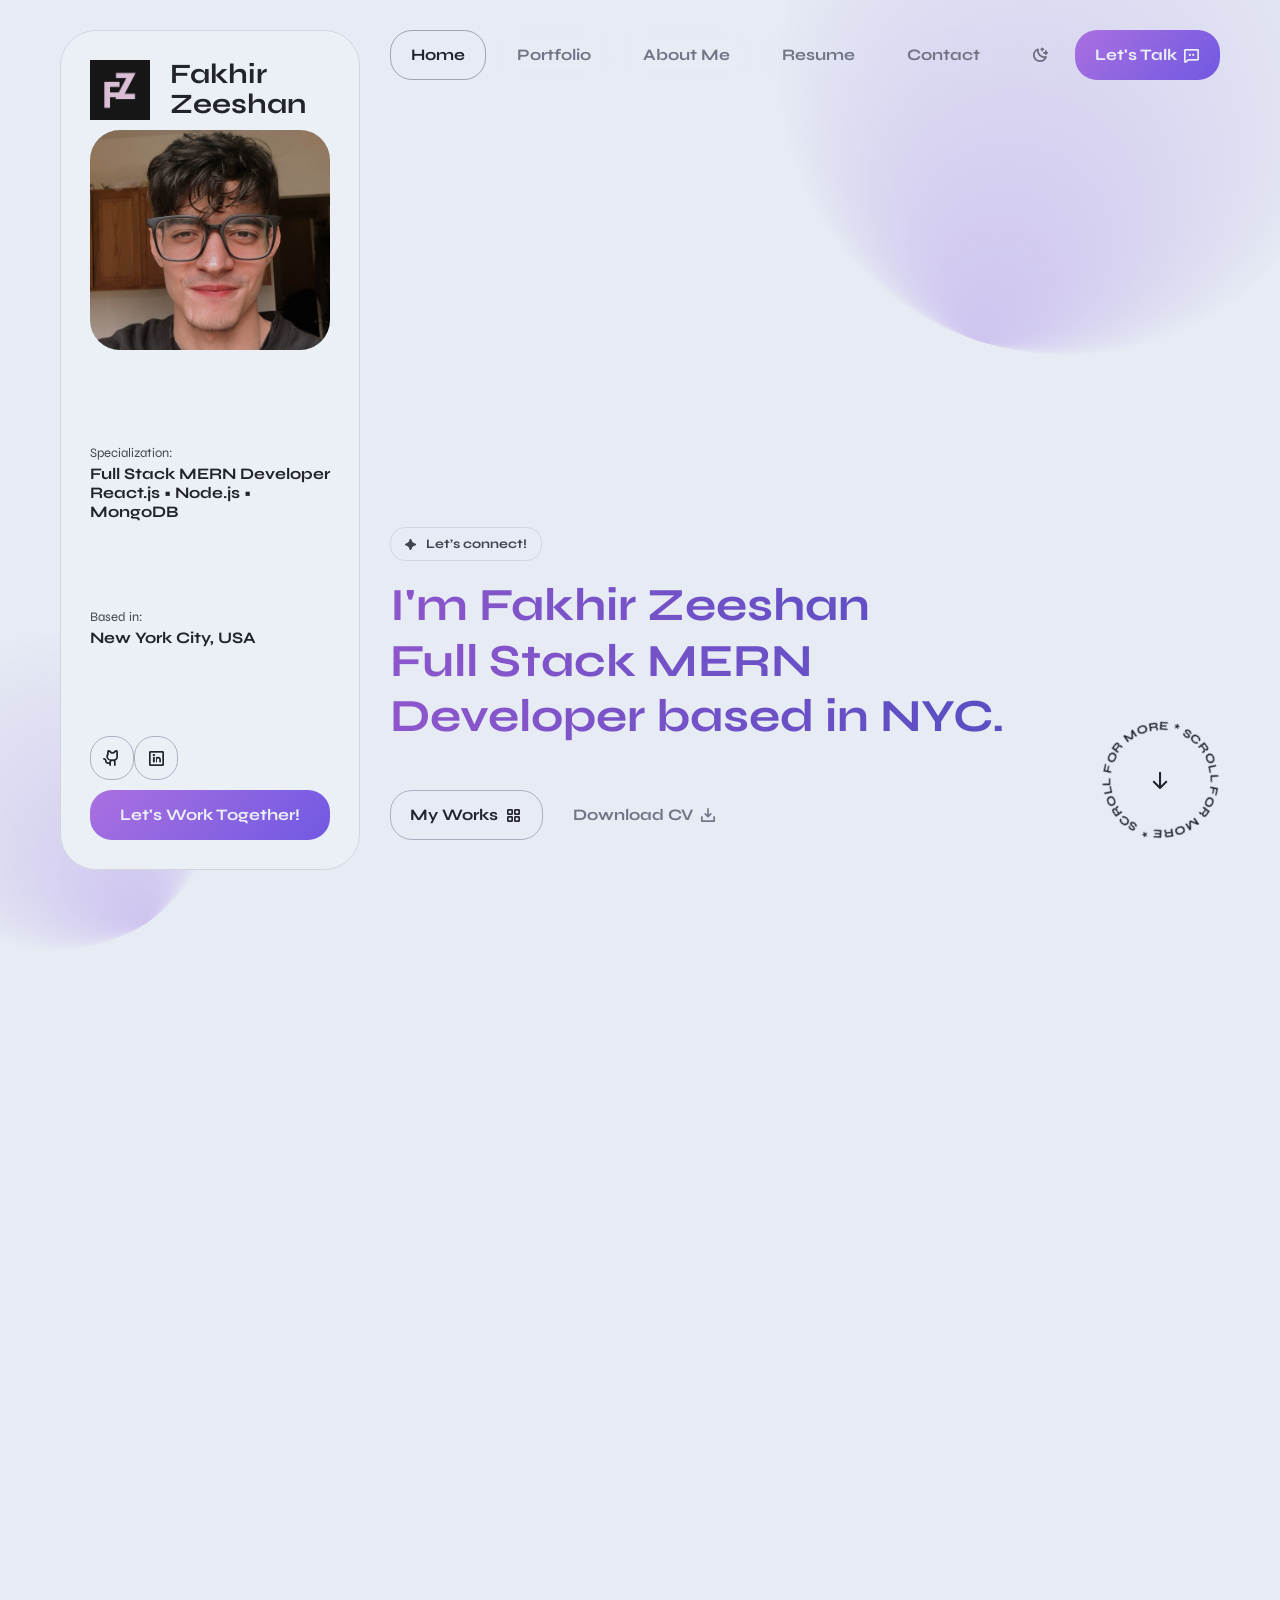
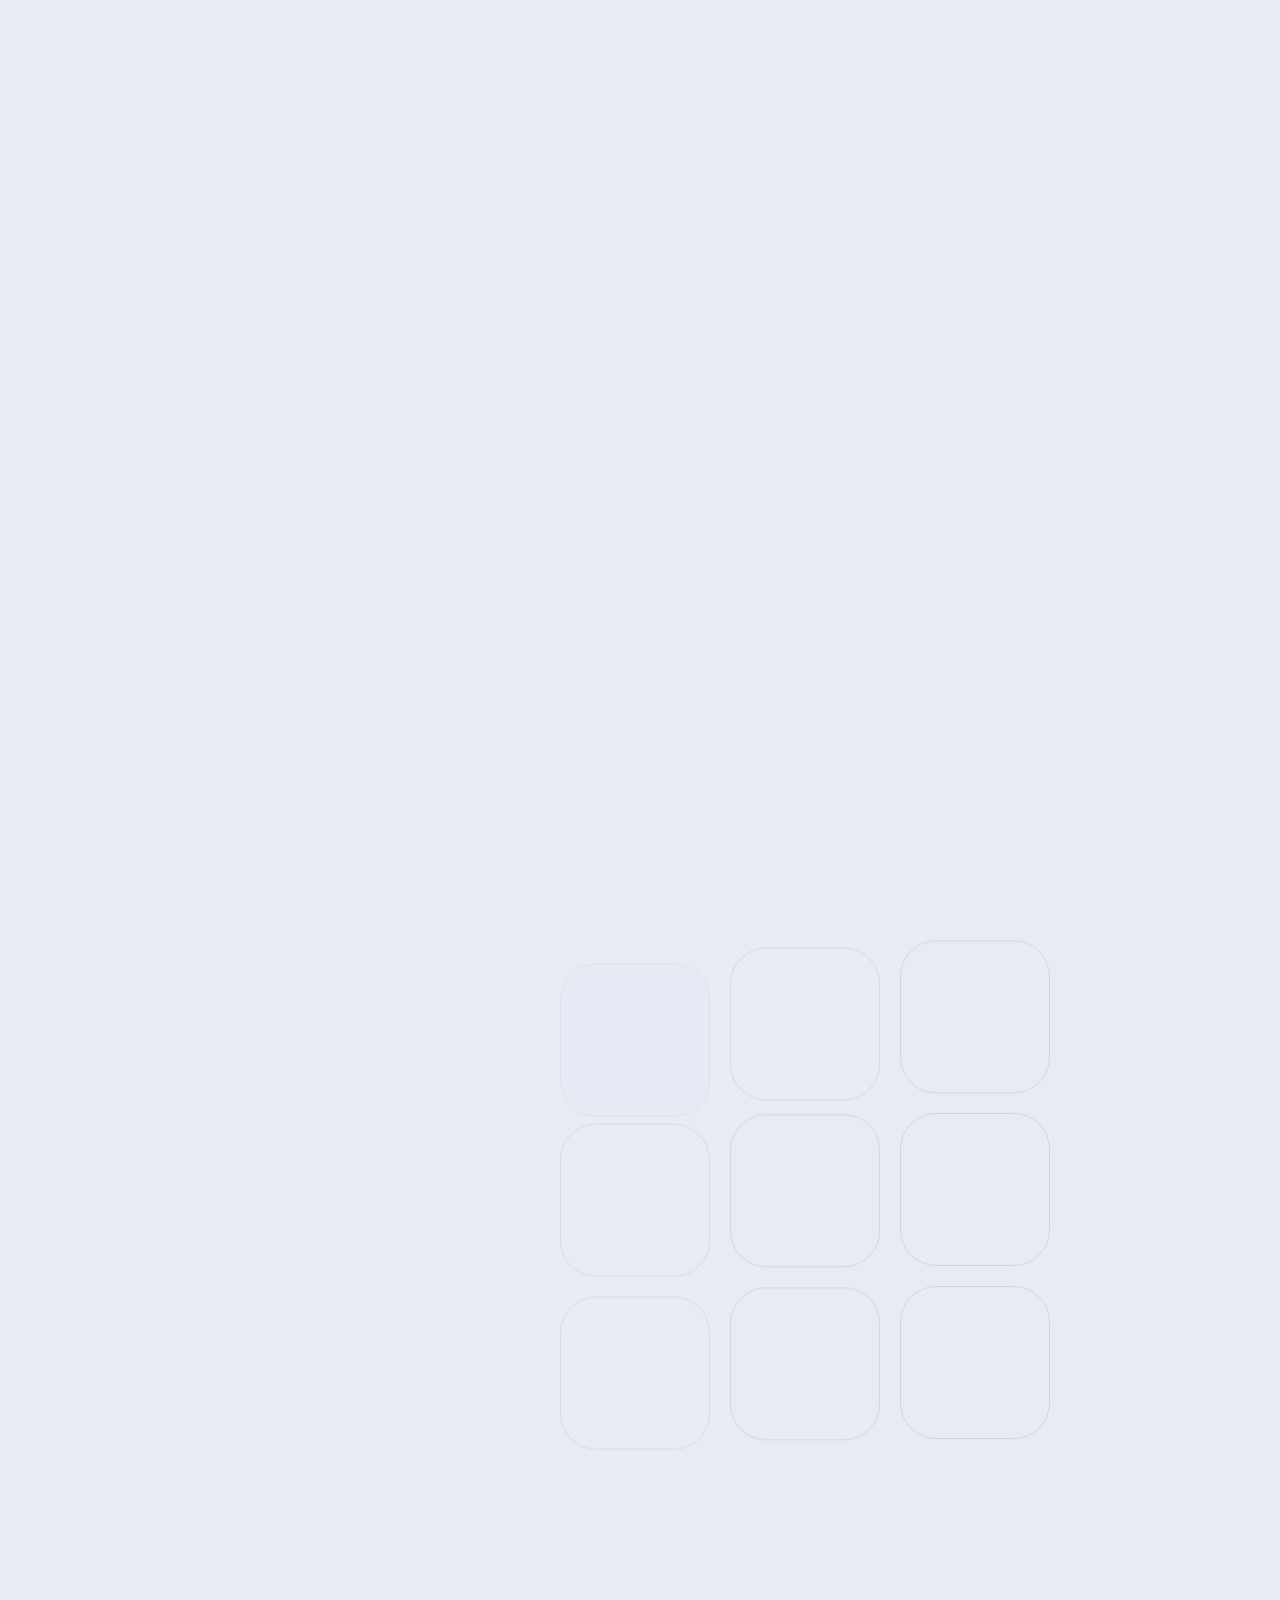
<file: index.html>
<!DOCTYPE html>
<html lang="en" dir="ltr">


<meta http-equiv="content-type" content="text/html;charset=utf-8" />

<head>
  <meta charset="UTF-8">

  <!-- Page Title -->
  <title>FAKHIR ZEESHAN</title>

  <!-- Meta Tags -->
  <meta name="description"
    content="fakhirzeeshan">
  <meta name="keywords"
    content="mix_design, resume, portfolio, personal page, cv, template, one page, responsive, html5, css3, creative, clean">
  <meta name="author" content="mix_design">

  <!-- Viewport Meta-->
  <meta http-equiv="X-UA-Compatible" content="IE=edge">
  <meta name="viewport" content="width=device-width, initial-scale=1, maximum-scale=1">

  <!-- Template Favicon & Icons Start -->
  <link rel="icon" href="img/logo2-removebg-preview.png" sizes="any">
  <link rel="icon" href="img/logo2-removebg-preview.png" type="image/svg+xml">
  <link rel="apple-touch-icon" href="img/logo2-removebg-preview.png">
  <link rel="manifest" href="img/favicon/manifest.webmanifest">
  <!-- Template Favicon & Icons End -->

  <!-- Facebook Metadata Start -->
  <meta property="og:image:height" content="1200">
  <meta property="og:image:width" content="1200">
  <meta property="og:title" content="fakhirzeeshan">
  <meta property="og:description"
    content="fakhirzeeshan">
  <meta property="og:url" content="https://mixdesign.dev/themeforest/braxton">
  <meta property="og:image" content="img/favicon/og-image.html">
  <!-- Facebook Metadata End -->

  <!-- Template Styles Start -->
  <link rel="stylesheet" href="css/loaders/loader.css">
  <link rel="stylesheet" type="text/css" href="css/plugins.css">
  <link rel="stylesheet" type="text/css" href="css/main.css">
  <!-- Template Styles End -->

  <!-- Custom Browser Color Start -->
  <meta name="theme-color" media="(prefers-color-scheme: light)" content="#dcdce7">
  <meta name="theme-color" media="(prefers-color-scheme: dark)" content="#111111">
  <meta name="msapplication-navbutton-color" content="#111111">
  <meta name="mobile-web-app-capable" content="yes">
  <meta name="apple-mobile-web-app-status-bar-style" content="black-translucent">
  <!-- Custom Browser Color End -->
</head>

<body>

  <!-- Loader Start -->
  <div id="loader" class="loader">
    <div id="loaderContent" class="loader__content">
      <div class="loader__shadow"></div>
      <div class="loader__box"></div>
    </div>
  </div>
  <!-- Loader End -->

  <!-- Header Start -->
  <header id="header" class="header d-flex justify-content-between">

    <!-- Navigation Menu Start -->
    <div class="header__navigation">
      <nav id="menu" class="menu">
        <ul class="menu__list d-flex justify-content-start">
          <li class="menu__item">
            <a class="menu__link btn" href="#home">
              <span class="menu__caption">Home</span>
              <i class="ph-bold ph-house-simple"></i>
            </a>
          </li>
          <li class="menu__item">
            <a class="menu__link btn" href="#portfolio">
              <span class="menu__caption">Portfolio</span>
              <i class="ph-bold ph-squares-four"></i>
            </a>
          </li>
          <li class="menu__item">
            <a class="menu__link btn" href="#about">
              <span class="menu__caption">About Me</span>
              <i class="ph-bold ph-user"></i>
            </a>
          </li>
          <li class="menu__item">
            <a class="menu__link btn" href="#resume">
              <span class="menu__caption">Resume</span>
              <i class="ph-bold ph-article"></i>
            </a>
          </li>
          <li class="menu__item">
            <a class="menu__link btn" href="#contact">
              <span class="menu__caption">Contact</span>
              <i class="ph-bold ph-envelope"></i>
            </a>
          </li>
        </ul>
      </nav>
    </div>
    <!-- Navigation Menu End -->

    <!-- Header Controls Start -->
    <div class="header__controls d-flex justify-content-end">
      <button id="color-switcher" class="color-switcher header__switcher btn" type="button" role="switch"
        aria-label="light/dark mode" aria-checked="true"></button>
      <a id="notify-trigger" class="header__trigger btn"
        href="mailto:fakhirzeeshan02@gmail.com?subject=Message%20from%20your%20site">
        <span class="trigger__caption">Let's Talk</span>
        <i class="ph-bold ph-chat-dots"></i>
      </a>
    </div>
    <!-- Header Controls End -->

  </header>
  <!-- Header End -->

  <!-- SVG Background Start -->
  <div id="svgBackground" class="svg-background">
    <!-- top svg item -->
    <div class="background__svg01" data-speed="0.8">
      <svg version="1.1" xmlns="http://www.w3.org/2000/svg" x="0px" y="0px" width="1000px" height="1000px"
        viewBox="0 0 1000 1000" style="enable-background:new 0 0 1000 1000;" xml:space="preserve">
        <style type="text/css">
          .bg01 {
            fill: url(#color-gradient);
          }
        </style>
        <radialGradient id="color-gradient" cx="418.5665" cy="225.9685" r="499.9326" fx="866.8251" fy="4.6162"
          gradientTransform="matrix(-0.6935 0.7207 -0.7207 -0.6935 953.1126 355.0528)" gradientUnits="userSpaceOnUse">
          <stop offset="0" style="stop-color:#CEC4EF" />
          <stop offset="1" style="stop-color:#CEC4EF;stop-opacity:0" />
        </radialGradient>
        <circle class="bg01" cx="500" cy="500" r="500" />
      </svg>
    </div>
    <!-- bottom svg item -->
    <div class="background__svg02" data-speed="0.4">
      <svg version="1.1" xmlns="http://www.w3.org/2000/svg" x="0px" y="0px" width="429.6px" height="429.6px"
        viewBox="0 0 429.6 429.6" style="enable-background:new 0 0 429.6 429.6;" xml:space="preserve">
        <style type="text/css">
          .bg02 {
            fill: url(#color-gradient-2);
          }
        </style>
        <g id="Layer_1-2">
          <radialGradient id="color-gradient-2" cx="2213.9312" cy="-11537.4219" r="214.85" fx="2393.6191"
            fy="-11419.6494" gradientTransform="matrix(1.902285e-02 0.9998 0.9998 -1.954636e-02 11706.5303 -2223.4016)"
            gradientUnits="userSpaceOnUse">
            <stop offset="0" style="stop-color:#CEC4EF" />
            <stop offset="1" style="stop-color:#CEC4EF;stop-opacity:0" />
          </radialGradient>
          <path class="bg02"
            d="M63,63C146.9-21,282.9-21,366.8,62.9s83.8,219.9-0.1,303.8s-219.9,83.9-303.8,0.1S-20.9,146.9,63,63z" />
        </g>
      </svg>
    </div>
  </div>
  <!-- SVG Background End -->

  <!-- Avatar Side Block Start -->
  <div id="avatar" class="avatar">
    <div class="avatar__container d-flex flex-column justify-content-lg-between">
      <!-- image and logo -->
      <div class="avatar__block">
        <div class="avatar__logo d-flex align-items-center">
          <div class="logo__image">
            <!-- Your Logo Here!!! -->
            <img src="img/logo2.png" alt="fakhirzeeshan">
            <!-- <svg xmlns="http://www.w3.org/2000/svg" x="0px" y="0px" width="85px" height="85px" viewBox="0 0 85 85"
              style="enable-background:new 0 0 85 85;" xml:space="preserve" class="gradient-fill">
              <style type="text/css">
                .gradient-fill {
                  fill: url(#gradientFill);
                }
              </style>
              <g>
                <linearGradient id="gradientFill" gradientUnits="userSpaceOnUse" x1="9.9604" y1="75.0338" x2="75.0387"
                  y2="9.9555">
                  <stop offset="0" style="stop-color:var(--accent)" />
                  <stop offset="1" style="stop-color:var(--secondary)" />
                </linearGradient>
                <path class="gradient-fill" d="M51,0H34C15.2,0,0,15.2,0,34v17c0,14.3,8.9,26.6,21.4,31.6c0,0,0,0,0,0l0,0C25.3,84.1,29.5,85,34,85h17
                    c6,0,11.7-1.6,16.6-4.3c0.1-0.1,0.2-0.1,0.3-0.2C78.1,74.6,85,63.6,85,51V34C85,15.2,69.8,0,51,0z M83,51c0,10.7-5.3,20.2-13.4,26
                    v-2.5v-3.9h3.9v-3.9h-3.9v-3.9h3.9v-3.9h-3.9H67v-3.9V51h-3.9v3.9v3.9h2.6v3.9v3.9v3.9h-3.9h-3.9v3.9h3.9h3.9v3.9v1
                    C61.3,81.7,56.3,83,51,83H34c-4.5,0-8.7-0.9-12.6-2.6v-2v-3.9h3.9h3.9v-3.9h-3.9h-3.9v-3.9v-3.9v-3.9H24v-3.9V51h-3.9v3.9v3.9h-2.6
                    h-3.9v3.9h3.9v3.9h-3.9v3.9h3.9v3.9v3.9C8.2,72.8,2,62.6,2,51V34C2,16.4,16.4,2,34,2h17c17.6,0,32,14.4,32,32V51z M50.1,54.9H54
                    v3.9v3.9h-3.9v-3.9V54.9z M33.1,54.9H37v3.9v3.9h-3.9v-3.9V54.9z M27.9,51H24v-3.9v-3.9v-3.9h3.9v3.9v3.9V51z M31.8,39.3h-3.9v-3.9
                    h3.9V39.3z M31.8,43.2v-3.9h3.9v3.9H31.8z M63.1,47.1V51h-3.9v-3.9v-3.9v-3.9h3.9v3.9V47.1z M35.7,47.1v-3.9h3.9h3.9h3.9h3.9v3.9
                    h-3.9h-3.9h-3.9H35.7z M59.2,39.3h-3.9v-3.9h3.9V39.3z M55.3,43.2h-3.9v-3.9h3.9V43.2z" />
              </g>
            </svg> -->
          </div>
          <div class="logo__caption">
            <p>Fakhir<br>Zeeshan</p>
          </div>
        </div>
        <div class="avatar__image">
          <img src="img/Linkedin pp.JPG" alt="fakhirzeeshan">
        </div>
      </div>
      <!-- data caption #1 -->
      <div class="avatar__block">
        <h6>
          <small class="top">Specialization:</small>
          Full Stack MERN Developer React.js • Node.js • MongoDB
        </h6>
      </div>
      <!-- data caption #2 -->
      <div class="avatar__block">
        <h6>
          <small class="top">Based in:</small>
          New York City, USA
        </h6>
      </div>
      <!-- socials and CTA button -->
      <div class="avatar__block">
        <div class="avatar__socials">
          <ul class="socials-square d-flex">
            <li class="socials-square__item">
              <a class="socials-square__link btn" href="https://github.com/fakhirzeeshan" target="_blank"><i
                  class="ph-bold ph-github-logo"></i></a>
            </li>
            <li class="socials-square__item">
              <a class="socials-square__link btn" href="https://www.linkedin.com/in/fakhirzeeshan" target="_blank"><i
                  class="ph-bold ph-linkedin-logo"></i></a>
            </li>
            
          </ul>
        </div>
        <div class="avatar__btnholder">
          <a class="btn btn-default btn-fullwidth btn-hover btn-hover-accent" href="#contact" target="_blank">
            <span class="btn-caption">Let's Work Together!</span>
          </a>
        </div>
      </div>
    </div>
  </div>
  <!-- Avatar Side Block End -->

  <!-- Page Content Start -->
  <div id="content" class="content">
    <div class="content__wrapper">

      <!-- Intro Section Start -->
      <section id="home" class="main intro">

        <!-- Headline Start -->
        <div id="headline" class="headline d-flex align-items-start flex-column">
          <p class="headline__subtitle animate-headline">
            <svg xmlns="http://www.w3.org/2000/svg" x="0px" y="0px" width="13px" height="13px" viewBox="0 0 13 13"
              fill="currentColor">
              <path fill="currentColor" d="M5.6,12.6c-0.5-0.8-0.7-2.4-1.7-3.5c-1-1-2.7-1.2-3.5-1.7C-0.1,7-0.1,6,0.4,5.6c0.8-0.5,2.3-0.6,3.5-1.8
                  C5,2.8,5.1,1.2,5.6,0.4C6-0.1,7-0.1,7.4,0.4c0.5,0.8,0.7,2.4,1.8,3.5c1.2,1.2,2.6,1.2,3.5,1.7c0.6,0.4,0.6,1.4,0,1.7
                  C11.8,7.9,10.2,8,9.1,9.1c-1,1-1.2,2.7-1.7,3.5C7,13.1,6,13.1,5.6,12.6z" />
            </svg>
            <span>Let’s connect!</span>
          </p>
          <h2 class="headline__title animate-headline"> I'm Fakhir Zeeshan<br>
            Full Stack MERN Developer based in NYC.</h2>
          <div class="headline__btnholder d-flex flex-column flex-sm-row">
            <a class="btn mobile-vertical btn-default btn-hover btn-hover-accent-mobile animate-headline"
              href="#portfolio">
              <span class="btn-caption">My Works</span>
              <i class="ph-bold ph-squares-four"></i>
            </a>
            <a class="btn mobile-vertical btn-default btn-hover btn-hover-outline-mobile animate-headline"
              href="./img/FakhirZeeshanResume.pdf">
              <span class="btn-caption">Download CV</span>
              <i class="ph-bold ph-download-simple"></i>
            </a>
          </div>
        </div>
        <!-- Headline End -->

        <!-- Scroll Button Start -->
        <div class="rotating-btn">
          <a href="#portfolio" class="rotating-btn__link slide-down">
            <!-- SVG rotating text -->
            <svg version="1.1" xmlns="http://www.w3.org/2000/svg" xmlns:xlink="http://www.w3.org/1999/xlink" x="0px"
              y="0px" viewBox="0 0 120 120" style="enable-background:new 0 0 120 120;" xml:space="preserve"
              class="animate-rotation" data-value="360">
              <defs>
                <path id="textPath"
                  d="M110,59.5c0,27.6-22.4,50-50,50s-50-22.4-50-50s22.4-50,50-50S110,31.9,110,59.5z" />
              </defs>
              <g>
                <use xlink:href="#textPath" fill="none"></use>
                <text>
                  <!-- button text here!!! -->
                  <textPath xlink:href="#textPath">Scroll for More * Scroll for More * </textPath>
                </text>
              </g>
            </svg>
            <!-- arrow icon -->
            <i class="ph-bold ph-arrow-down"></i>
          </a>
        </div>
        <!-- Scroll Button End -->

      </section>
      <!-- Intro Section End -->

      <!-- Portfolio Section Start -->
      <section id="portfolio" class="inner inner-first portfolio">

        <!-- Content Block - H2 Section Title Start -->
        <div class="content__block section-grid-title">
          <p class="h2__subtitle animate-in-up">
            <svg xmlns="http://www.w3.org/2000/svg" x="0px" y="0px" width="13px" height="13px" viewBox="0 0 13 13"
              fill="currentColor">
              <path fill="currentColor" d="M5.6,12.6c-0.5-0.8-0.7-2.4-1.7-3.5c-1-1-2.7-1.2-3.5-1.7C-0.1,7-0.1,6,0.4,5.6c0.8-0.5,2.3-0.6,3.5-1.8
                  C5,2.8,5.1,1.2,5.6,0.4C6-0.1,7-0.1,7.4,0.4c0.5,0.8,0.7,2.4,1.8,3.5c1.2,1.2,2.6,1.2,3.5,1.7c0.6,0.4,0.6,1.4,0,1.7
                  C11.8,7.9,10.2,8,9.1,9.1c-1,1-1.2,2.7-1.7,3.5C7,13.1,6,13.1,5.6,12.6z" />
            </svg>
            <span>Portfolio</span>
          </p>
          <h2 class="h2__title animate-in-up">Web Applications I've Designed & Developed</h2>

        </div>
        <!-- Content Block - H2 Section Title End -->

        <!-- Content Block - Works Gallery Start -->
        <div class="content__block grid-block">
          <div class="container-fluid px-0 inner__gallery">
            <div class="row gx-0 my-gallery" itemscope itemtype="http://schema.org/ImageGallery">

              <!-- Works Gallery Single Item Start -->
              <figure class="col-12 col-md-6 gallery__item grid-item animate-card-2">
                <a href="img/works/onlinefooddelivery.png" data-image="img/works/onlinefooddelivery.png"
                  class="gallery__link" itemprop="contentUrl" data-size="1400x1400">
                  <img src="img/works/onlinefooddelivery.png" class="gallery__image" itemprop="thumbnail"
                    alt="Online Food Delivery System">
                </a>
                <figcaption class="gallery__descr" itemprop="caption description">
                  <h5>Online Food Delivery System</h5>
                  <div class="card__tags d-flex flex-wrap">
                    <span class="rounded-tag">React.js</span>
                    <span class="rounded-tag">Node.js</span>
                    <span class="rounded-tag">MongoDB</span>
                    <span class="rounded-tag">Stripe</span>
                  </div>
                  <p class="small">A full-featured MERN-based restaurant platform with admin dashboard, order
                    management, and online payments via Stripe.</p>
                </figcaption>
              </figure>

              <!-- Works Gallery Single Item End -->

              <!-- Works Gallery Single Item Start -->
              <figure class="col-12 col-md-6 gallery__item grid-item animate-card-2">
                <a href="img/works/eventmanagementsystem.png" data-image="img/works/eventmanagementsystem.png"
                  class="gallery__link" itemprop="contentUrl" data-size="1400x1400">
                  <img src="img/works/eventmanagementsystem.png" class="gallery__image" itemprop="thumbnail"
                    alt="Event Management System">
                </a>
                <figcaption class="gallery__descr" itemprop="caption description">
                  <h5>Event Management System</h5>
                  <div class="card__tags d-flex flex-wrap">
                    <span class="rounded-tag">MERN Stack</span>
                    <span class="rounded-tag">React.js</span>
                    <span class="rounded-tag">Admin Panel</span>
                  </div>
                  <p class="small">A dynamic event platform with role-based panels for admins and exhibitors, featuring
                    booking, profiles, and real-time UI feedback.</p>
                </figcaption>
              </figure>

              <!-- Works Gallery Single Item End -->

              <!-- Works Gallery Single Item Start -->
              <!-- <figure class="col-12 col-md-6 gallery__item grid-item animate-card-2">
                <a href="img/works/1400x1400_w01.webp" data-image="img/works/1400x1400_w01.webp" class="gallery__link"
                  itemprop="contentUrl" data-size="1400x1400">
                  <img src="img/works/1400x1400_w01.webp" class="gallery__image" itemprop="thumbnail"
                    alt="Travel Guide Website">
                </a>
                <figcaption class="gallery__descr" itemprop="caption description">
                  <h5>Travel Guide Website</h5>
                  <div class="card__tags d-flex flex-wrap">
                    <span class="rounded-tag">React.js</span>
                    <span class="rounded-tag">Figma</span>
                    <span class="rounded-tag">Frontend</span>
                  </div>
                  <p class="small">A sleek, mobile-friendly travel guide built with React.js. Designed UI using Figma
                    with smooth scroll effects and visual storytelling.</p>
                </figcaption>
              </figure> -->

              <!-- Works Gallery Single Item End -->

              <!-- Works Gallery Single Item Start -->
              <figure class="col-12 col-md-6 gallery__item grid-item animate-card-2">
                <a href="img/works/usavisaadvisor.PNG" data-image="img/works/usavisaadvisor.PNG" class="gallery__link"
                  itemprop="contentUrl" data-size="1400x1400">
                  <img src="img/works/usavisaadvisor.PNG" class="gallery__image" itemprop="thumbnail"
                    alt="USA Visa Advisor Website">
                </a>
                <figcaption class="gallery__descr" itemprop="caption description">
                  <h5>USA Visa Advisor</h5>
                  <div class="card__tags d-flex flex-wrap">
                    <span class="rounded-tag">WordPress</span>
                    <span class="rounded-tag">Custom Forms</span>
                    <span class="rounded-tag">Responsive</span>
                  </div>
                  <p class="small">A professional WordPress site for a U.S. immigration consultancy. Includes service
                    pages, contact forms, and mobile-first design.</p>
                </figcaption>
              </figure>

              <!-- Works Gallery Single Item End -->

              <!-- Works Gallery Single Item Start -->
              <figure class="col-12 col-md-6 gallery__item grid-item animate-card-2">
                <a href="img/works/qcsglobal.PNG" data-image="img/works/qcsglobal.PNG" class="gallery__link"
                  itemprop="contentUrl" data-size="1400x1400">
                  <img src="img/works/qcsglobal.PNG" class="gallery__image" itemprop="thumbnail"
                    alt="QCS Global Lab Website">
                </a>
                <figcaption class="gallery__descr" itemprop="caption description">
                  <h5>QCS Global Lab Website</h5>
                  <div class="card__tags d-flex flex-wrap">
                    <span class="rounded-tag">WordPress</span>
                    <span class="rounded-tag">Corporate Site</span>
                    <span class="rounded-tag">Theme Customization</span>
                  </div>
                  <p class="small">Developed a clean, informative website for a global laboratory using WordPress,
                    including service listings, contact integration, and branding.</p>
                </figcaption>
              </figure>


              <!-- Works Gallery Single Item End -->

            </div>
          </div>
        </div>
        <!-- Content Block - Works Gallery End -->

      </section>
      <!-- Portfolio Section End -->

      <!-- About Section Start -->
      <section id="about" class="inner about">

        <!-- Section Title -->
        <div class="content__block section-grid-title">
          <p class="h2__subtitle animate-in-up">
            <svg xmlns="http://www.w3.org/2000/svg" width="13px" height="13px" viewBox="0 0 13 13" fill="currentColor">
              <path d="M5.6,12.6c-0.5-0.8-0.7-2.4-1.7-3.5c-1-1-2.7-1.2-3.5-1.7C-0.1,7-0.1,6,0.4,5.6c0.8-0.5,2.3-0.6,3.5-1.8
      C5,2.8,5.1,1.2,5.6,0.4C6-0.1,7-0.1,7.4,0.4c0.5,0.8,0.7,2.4,1.8,3.5c1.2,1.2,2.6,1.2,3.5,1.7c0.6,0.4,0.6,1.4,0,1.7
      C11.8,7.9,10.2,8,9.1,9.1c-1,1-1.2,2.7-1.7,3.5C7,13.1,6,13.1,5.6,12.6z" />
            </svg>
            <span>About Me</span>
          </p>
          <h2 class="h2__title animate-in-up">Building clean, scalable web apps with React and Node.js</h2>
        </div>

        <!-- Achievements -->
        <div class="content__block grid-block">
          <div class="achievements d-flex flex-column flex-md-row align-items-md-stretch">
            <div class="achievements__item d-flex flex-column grid-item animate-card-3">
              <div class="achievements__card">
                <p class="achievements__number">2+</p>
                <p class="achievements__descr">Years of development experience</p>
              </div>
            </div>
            <div class="achievements__item d-flex flex-column grid-item animate-card-3">
              <div class="achievements__card">
                <p class="achievements__number">50+</p>
                <p class="achievements__descr">Projects completed</p>
              </div>
            </div>
            <div class="achievements__item d-flex flex-column grid-item animate-card-3">
              <div class="achievements__card">
                <p class="achievements__number">100%</p>
                <p class="achievements__descr">Dedication to clean code</p>
              </div>
            </div>
          </div>
        </div>

        <!-- About Me Description -->
        <div class="content__block grid-block block-large">
          <div class="container-fluid p-0">
            <div class="row g-0 justify-content-between">

              <!-- Left: Bio -->
              <div class="col-12 col-xl-8 grid-item about-descr">
                <p class="about-descr__text animate-in-up">
                  I'm <strong>Fakhir Zeeshan</strong>, a Full Stack MERN Developer based in <strong>New York
                    City</strong>. I have 2+ years of experience working with modern web technologies like React,
                  Node.js, Express, and MongoDB.
                </p>
                <p class="about-descr__text animate-in-up">
                  I’ve built responsive web apps, e-commerce stores, and admin dashboards using technologies like
                  WordPress, Shopify, and the MERN stack. I’m passionate about writing clean, scalable code and turning
                  ideas into fully functional products.
                </p>
                <p class="about-descr__text animate-in-up">
                  I completed a 3-year diploma in Software Engineering and I’m authorized to work in the U.S. under an
                  immigrant visa. My goal is to contribute to fast-paced development teams and continue growing as a
                  problem solver.
                </p>
                <div class="btn-group about-descr__btnholder animate-in-up">
                  <a class="btn mobile-vertical btn-default btn-hover btn-hover-accent"
                    href="./img/FakhirZeeshanResume.pdf">
                    <span class="btn-caption">Download CV</span>
                    <i class="ph-bold ph-download-simple"></i>
                  </a>
                </div>
              </div>

              <!-- Right: Personal Info -->
              <div class="col-12 col-xl-4 grid-item about-info">
                <div class="about-info__item animate-in-up">
                  <h6><small class="top">Name</small> Fakhir Zeeshan</h6>
                </div>
                <div class="about-info__item animate-in-up">
                  <h6><small class="top">Phone</small> <a class="text-link-bold" href="tel:+13472616136">+1 (347)
                      261‑6136</a></h6>
                </div>
                <div class="about-info__item animate-in-up">
                  <h6><small class="top">Email</small> <a class="text-link-bold"
                      href="mailto:fakhirzeeshan02@gmail.com">fakhirzeeshan02@gmail.com</a></h6>
                </div>
                <div class="about-info__item animate-in-up">
                  <h6><small class="top">Location</small> Bronx, NY, USA</h6>
                </div>
              </div>
            </div>
          </div>
        </div>

        <!-- Content Block - Services Start -->
        <div class="content__block grid-block">
          <div class="container-fluid p-0">
            <div class="row g-0 align-items-stretch cards">

              <!-- Service 1: Full Stack MERN Development -->
              <div class="col-12 col-md-6 cards__item grid-item animate-card-2">
                <div class="cards__card d-flex flex-column">
                  <div class="cards__descr">
                    <h4 class="cards__title animate-in-up">Full Stack<br>MERN Development</h4>
                    <div class="cards__tags d-flex flex-wrap animate-in-up">
                      <span class="rounded-tag tag-outline">MongoDB</span>
                      <span class="rounded-tag tag-outline">Express</span>
                      <span class="rounded-tag tag-outline">React</span>
                      <span class="rounded-tag tag-outline">Node.js</span>
                    </div>
                    <p class="small cards__text animate-in-up">
                      I build scalable, secure, and high-performance web applications using the MERN stack — from
                      RESTful APIs to interactive user interfaces.
                    </p>
                  </div>
                  <div class="cards__image d-flex animate-in-up">
                    <img src="img/services/1200x900_s01.webp" alt="MERN Stack Development">
                  </div>
                </div>
              </div>

              <!-- Service 2: WordPress & Shopify -->
              <div class="col-12 col-md-6 cards__item grid-item animate-card-2">
                <div class="cards__card d-flex flex-column">
                  <div class="cards__descr">
                    <h4 class="cards__title animate-in-up">WordPress & Shopify<br>Development</h4>
                    <div class="cards__tags d-flex flex-wrap animate-in-up">
                      <span class="rounded-tag tag-outline">E-commerce</span>
                      <span class="rounded-tag tag-outline">Theme Customization</span>
                      <span class="rounded-tag tag-outline">Plugins</span>
                    </div>
                    <p class="small cards__text animate-in-up">
                      I design and customize fast-loading online stores and business sites using WordPress and Shopify —
                      optimized for conversions and mobile use.
                    </p>
                  </div>
                  <div class="cards__image d-flex animate-in-up">
                    <img src="img/services/1200x900_s02.webp" alt="WordPress and Shopify">
                  </div>
                </div>
              </div>

              <!-- Service 3: Responsive Frontend (React.js) -->
              <div class="col-12 col-md-6 cards__item grid-item animate-card-2">
                <div class="cards__card d-flex flex-column">
                  <div class="cards__descr">
                    <h4 class="cards__title animate-in-up">Responsive Frontend<br>Development</h4>
                    <div class="cards__tags d-flex flex-wrap animate-in-up">
                      <span class="rounded-tag tag-outline">React.js</span>
                      <span class="rounded-tag tag-outline">Bootstrap</span>
                      <span class="rounded-tag tag-outline">Mobile-First</span>
                    </div>
                    <p class="small cards__text animate-in-up">
                      I transform designs into responsive, interactive frontends using React.js, with clean code and
                      mobile-first principles.
                    </p>
                  </div>
                  <div class="cards__image d-flex">
                    <img src="img/services/1200x900_s03.webp" alt="Responsive Frontend Development">
                  </div>
                </div>
              </div>

              <!-- Service 4: Backend & API Integration -->
              <div class="col-12 col-md-6 cards__item grid-item animate-card-2">
                <div class="cards__card d-flex flex-column">
                  <div class="cards__descr">
                    <h4 class="cards__title animate-in-up">Custom API &<br>Backend Integration</h4>
                    <div class="cards__tags d-flex flex-wrap animate-in-up">
                      <span class="rounded-tag tag-outline">REST APIs</span>
                      <span class="rounded-tag tag-outline">Node.js</span>
                      <span class="rounded-tag tag-outline">MongoDB Atlas</span>
                    </div>
                    <p class="small cards__text animate-in-up">
                      I create backend functionality and integrate third-party APIs to ensure dynamic data flow between
                      client and server.
                    </p>
                  </div>
                  <div class="cards__image d-flex animate-in-up">
                    <img src="img/services/1200x900_s04.webp" alt="Backend API Integration">
                  </div>
                </div>
              </div>

            </div>
          </div>
        </div>

        <!-- Content Block - Services End -->

      </section>
      <!-- About Section End -->

      <!-- Resume Section Start -->
      <section id="resume" class="inner resume">

        <!-- Section Title -->
        <div class="content__block block-large">
          <p class="h2__subtitle animate-in-up">
            <svg xmlns="http://www.w3.org/2000/svg" width="13px" height="13px" viewBox="0 0 13 13" fill="currentColor">
              <path fill="currentColor" d="M5.6,12.6c-0.5-0.8-0.7-2.4-1.7-3.5c-1-1-2.7-1.2-3.5-1.7C-0.1,7-0.1,6,0.4,5.6c0.8-0.5,2.3-0.6,3.5-1.8
        C5,2.8,5.1,1.2,5.6,0.4C6-0.1,7-0.1,7.4,0.4c0.5,0.8,0.7,2.4,1.8,3.5c1.2,1.2,2.6,1.2,3.5,1.7c0.6,0.4,0.6,1.4,0,1.7
        C11.8,7.9,10.2,8,9.1,9.1c-1,1-1.2,2.7-1.7,3.5C7,13.1,6,13.1,5.6,12.6z" />
            </svg>
            <span>Resume</span>
          </p>
          <h2 class="h2__title animate-in-up">Education and Development Experience</h2>
          <p class="h2__text animate-in-up">
            I’m a self-driven MERN developer with real-world project experience, a strong foundation in JavaScript, and
            a passion for clean, scalable code. Here’s my journey so far.
          </p>
        </div>

        <!-- Education Section -->
        <div class="content__block block-large">
          <div class="section-h3">
            <h3 class="h3__title animate-in-up">My education</h3>
          </div>

          <div class="container-fluid p-0 resume-lines">
            <div class="row g-0 resume-lines__item animate-in-up">
              <div class="col-12 col-md-2">
                <span class="resume-lines__date animate-in-up">2022 – Present</span>
              </div>
              <div class="col-12 col-md-5">
                <h5 class="resume-lines__title animate-in-up">Diploma in Software Engineering (ACCP Prime)</h5>
                <p class="resume-lines__source animate-in-up">Aptech Learning</p>
              </div>
              <div class="col-12 col-md-5">
                <p class="small resume-lines__descr animate-in-up">
                  A 3-year diploma program focused on full stack development, database design, data structures, and
                  software engineering fundamentals.
                </p>
              </div>
            </div>

            <div class="row g-0 resume-lines__item animate-in-up">
              <div class="col-12 col-md-2">
                <span class="resume-lines__date animate-in-up">2019 – 2021</span>
              </div>
              <div class="col-12 col-md-5">
                <h5 class="resume-lines__title animate-in-up">Intermediate (Science)</h5>
                <p class="resume-lines__source animate-in-up">Private Study</p>
              </div>
              <div class="col-12 col-md-5">
                <p class="small resume-lines__descr animate-in-up">
                  Completed higher secondary education with emphasis on computer science and mathematics.
                </p>
              </div>
            </div>
          </div>
        </div>

        <!-- Experience Section -->
        <div class="content__block block-large">
          <div class="section-h3">
            <h3 class="h3__title animate-in-up">Work experience</h3>
          </div>

          <div class="container-fluid p-0 resume-lines">
            <div class="row g-0 resume-lines__item animate-in-up">
              <div class="col-12 col-md-2">
                <span class="resume-lines__date animate-in-up">2024 – Present</span>
              </div>
              <div class="col-12 col-md-5">
                <h5 class="resume-lines__title animate-in-up">MERN Stack Developer</h5>
                <p class="resume-lines__source animate-in-up">Prime Vertex Softwares (Remote)</p>
              </div>
              <div class="col-12 col-md-5">
                <p class="small resume-lines__descr animate-in-up">
                  Developed full-stack applications using React.js, Node.js, MongoDB, and Express. Built reusable
                  components, integrated REST APIs, and enhanced UI performance across projects.
                </p>
              </div>
            </div>

            <div class="row g-0 resume-lines__item animate-in-up">
              <div class="col-12 col-md-2">
                <span class="resume-lines__date animate-in-up">2022 – Present</span>
              </div>
              <div class="col-12 col-md-5">
                <h5 class="resume-lines__title animate-in-up">Freelance Full Stack Developer</h5>
                <p class="resume-lines__source animate-in-up">Self-employed</p>
              </div>
              <div class="col-12 col-md-5">
                <p class="small resume-lines__descr animate-in-up">
                  Completed 20+ freelance projects in e-commerce, admin dashboards, and content platforms using React,
                  WordPress, and Shopify. Focused on clean UI, responsive layouts, and SEO best practices.
                </p>
              </div>
            </div>
          </div>
        </div>


        <!-- Content Block - H3 Block Start -->
        <div class="content__block">
          <div class="section-h3 section-h3-grid">
            <h3 class="h3__title animate-in-up">My favourite tools</h3>
          </div>
        </div>
        <!-- Content Block - H3 Block End -->

        <!-- Content Block - Tools List Start -->
        <!-- Tools Grid Start -->
        <div class="content__block grid-block block-large">
          <div class="tools-cards d-flex justify-content-start flex-wrap">

            <!-- React -->
            <div class="tools-cards__item d-flex grid-item-s animate-card-5">
              <div class="tools-cards__card">
                <img class="tools-cards__icon animate-in-up" src="img/icons/react-js-icon.svg" alt="React">
                <h6 class="tools-cards__caption animate-in-up">React.js</h6>
              </div>
            </div>

            <!-- Node.js -->
            <div class="tools-cards__item d-flex grid-item-s animate-card-5">
              <div class="tools-cards__card">
                <img class="tools-cards__icon animate-in-up" src="img/icons/nodejs-icon.png" alt="Node.js">
                <h6 class="tools-cards__caption animate-in-up">Node.js</h6>
              </div>
            </div>

            <!-- MongoDB -->
            <div class="tools-cards__item d-flex grid-item-s animate-card-5">
              <div class="tools-cards__card">
                <img class="tools-cards__icon animate-in-up" src="img/icons/mongodb-plain-wordmark.svg" alt="MongoDB">
                <h6 class="tools-cards__caption animate-in-up">MongoDB</h6>
              </div>
            </div>

            <!-- Express.js -->
            <div class="tools-cards__item d-flex grid-item-s animate-card-5">
              <div class="tools-cards__card">
                <img class="tools-cards__icon animate-in-up" src="img/icons/expressjs-icon.png" alt="Express.js">
                <h6 class="tools-cards__caption animate-in-up">Express.js</h6>
              </div>
            </div>

            <!-- WordPress -->
            <div class="tools-cards__item d-flex grid-item-s animate-card-5">
              <div class="tools-cards__card">
                <img class="tools-cards__icon animate-in-up" src="img/icons/wordpress.png" alt="WordPress">
                <h6 class="tools-cards__caption animate-in-up">WordPress</h6>
              </div>
            </div>

            <!-- Shopify -->
            <div class="tools-cards__item d-flex grid-item-s animate-card-5">
              <div class="tools-cards__card">
                <img class="tools-cards__icon animate-in-up" src="img/icons/shopify-logo.svg" alt="Shopify">
                <h6 class="tools-cards__caption animate-in-up">Shopify</h6>
              </div>
            </div>

            <!-- VS Code -->
            <div class="tools-cards__item d-flex grid-item-s animate-card-5">
              <div class="tools-cards__card">
                <img class="tools-cards__icon animate-in-up" src="img/icons/vs-code.png" alt="VS Code">
                <h6 class="tools-cards__caption animate-in-up">VS Code</h6>
              </div>
            </div>

            <!-- GitHub -->
            <div class="tools-cards__item d-flex grid-item-s animate-card-5">
              <div class="tools-cards__card">
                <img class="tools-cards__icon animate-in-up" src="img/icons/github-icon.svg" alt="GitHub">
                <h6 class="tools-cards__caption animate-in-up">GitHub</h6>
              </div>
            </div>

            <!-- HTML -->
            <div class="tools-cards__item d-flex grid-item-s animate-card-5">
              <div class="tools-cards__card">
                <img class="tools-cards__icon animate-in-up" src="img/icons/icon-html.svg" alt="GitHub">
                <h6 class="tools-cards__caption animate-in-up">HTML5</h6>
              </div>
            </div>

            <!-- CSS -->
            <div class="tools-cards__item d-flex grid-item-s animate-card-5">
              <div class="tools-cards__card">
                <img class="tools-cards__icon animate-in-up" src="img/icons/icon-css.svg" alt="GitHub">
                <h6 class="tools-cards__caption animate-in-up">CSS3</h6>
              </div>
            </div>

            <!-- Stripe -->
            <div class="tools-cards__item d-flex grid-item-s animate-card-5">
              <div class="tools-cards__card">
                <img class="tools-cards__icon animate-in-up" src="img/icons/stripe-v2.svg" alt="GitHub">
                <h6 class="tools-cards__caption animate-in-up">Stripe</h6>
              </div>
            </div>

            <!-- Bootstrap -->
            <div class="tools-cards__item d-flex grid-item-s animate-card-5">
              <div class="tools-cards__card">
                <img class="tools-cards__icon animate-in-up" src="img/icons/Bootstrap_logo.svg.png" alt="GitHub">
                <h6 class="tools-cards__caption animate-in-up">Bootstrap</h6>
              </div>
            </div>

            <!-- Canva -->
            <div class="tools-cards__item d-flex grid-item-s animate-card-5">
              <div class="tools-cards__card">
                <img class="tools-cards__icon animate-in-up" src="img/icons/canva.webp" alt="GitHub">
                <h6 class="tools-cards__caption animate-in-up">Canva</h6>
              </div>
            </div>

            <!-- Figma -->
            <div class="tools-cards__item d-flex grid-item-s animate-card-5">
              <div class="tools-cards__card">
                <img class="tools-cards__icon animate-in-up" src="img/icons/icon-figma.svg" alt="GitHub">
                <h6 class="tools-cards__caption animate-in-up">Figma</h6>
              </div>
            </div>



          </div>
        </div>
        <!-- Content Block - Tools List End -->

      </section>
      <!-- Resume Section End -->

      <!-- Contact Section Start -->
      <section id="contact" class="inner contact">

        <!-- Content Block - H2 Section Title Start -->
        <div class="content__block section-title">
          <p class="h2__subtitle  animate-in-up">
            <svg xmlns="http://www.w3.org/2000/svg" x="0px" y="0px" width="13px" height="13px" viewBox="0 0 13 13"
              fill="currentColor">
              <path fill="currentColor" d="M5.6,12.6c-0.5-0.8-0.7-2.4-1.7-3.5c-1-1-2.7-1.2-3.5-1.7C-0.1,7-0.1,6,0.4,5.6c0.8-0.5,2.3-0.6,3.5-1.8
                  C5,2.8,5.1,1.2,5.6,0.4C6-0.1,7-0.1,7.4,0.4c0.5,0.8,0.7,2.4,1.8,3.5c1.2,1.2,2.6,1.2,3.5,1.7c0.6,0.4,0.6,1.4,0,1.7
                  C11.8,7.9,10.2,8,9.1,9.1c-1,1-1.2,2.7-1.7,3.5C7,13.1,6,13.1,5.6,12.6z" />
            </svg>
            <span>Contact</span>
          </p>
          <h2 class="h2__title  animate-in-up">Let's make something awesome together!</h2>
        </div>
        <!-- Content Block - H2 Section Title End -->

        <!-- Content Block - Contact Form Start -->
        <div class="content__block grid-block block-grid-large">
          <div class="form-container">

            <!-- Reply Messages Start -->
            <div class="form__reply centered text-center">
              <i class="ph-bold ph-smiley reply__icon"></i>
              <p class="reply__title">Done!</p>
              <span class="reply__text">Thanks for your message. I'll get back as soon as possible.</span>
            </div>
            <!-- Reply Messages End -->

            <!-- Contact Form Start -->
            <form action="https://formspree.io/f/mnnvdowd" method="POST" class="form contact-form">
              <!-- Formspree Settings -->
              <input type="hidden" name="_captcha" value="false">
              <input type="hidden" name="_next" value="https://your-website.com/thank-you.html">

              <div class="container-fluid p-0">
                <div class="row gx-0">

                  <!-- Full Name -->
                  <div class="col-12 col-md-6 form__item animate-in-up">
                    <input type="text" name="Full Name" placeholder="Your Full Name*" required>
                  </div>

                  <!-- Subject -->
                  <div class="col-12 col-md-6 form__item animate-in-up">
                    <input type="text" name="Subject" placeholder="How can I help you?" required>
                  </div>

                  <!-- Email Address -->
                  <div class="col-12 col-md-6 form__item animate-in-up">
                    <input type="email" name="Email" placeholder="Your Email Address*" required>
                  </div>

                  <!-- Phone Number -->
                  <div class="col-12 col-md-6 form__item animate-in-up">
                    <input type="tel" name="Phone" placeholder="Your Phone Number (Optional)">
                  </div>

                  <!-- Message -->
                  <div class="col-12 form__item animate-in-up">
                    <textarea name="Message" rows="6" placeholder="Tell me about your project, idea, or message*"
                      required></textarea>
                  </div>

                  <!-- Submit Button -->
                  <div class="col-12 form__item animate-in-up">
                    <button class="btn btn-default btn-hover btn-hover-accent" type="submit">
                      <span class="btn-caption">Send Message</span>
                      <i class="ph-bold ph-paper-plane-tilt"></i>
                    </button>
                  </div>

                </div>
              </div>
            </form>


            <!-- Contact Form End -->

          </div>
        </div>
        <!-- Content Block - Contact Form End -->

        <!-- Content Block - Socials Cards Start -->
        <div class="content__block grid-block">
          <div class="socials-cards d-flex justify-content-start flex-wrap">
            <!-- socials item -->
            <div class="socials-cards__item d-flex grid-item-s animate-card-5">
              <div class="socials-cards__card">
                <i class="ph-bold ph-github-logo"></i>
                <a class="socials-cards__link" href="https://github.com/fakhirzeeshan" target="_blank"></a>
              </div>
            </div>
            <!-- socials item -->
            <div class="socials-cards__item d-flex grid-item-s animate-card-5">
              <div class="socials-cards__card">
                <i class="ph-bold ph-linkedin-logo"></i>
                <a class="socials-cards__link" href="https://www.linkedin.com/in/fakhirzeeshan" target="_blank"></a>
              </div>
            </div>
          </div>
        </div>
        <!-- Content Block - Socials Cards End -->
        <!-- Content Block - Teaser Start -->
        <div class="content__block">
          <div class="teaser">
            <p class="teaser__text animate-in-up">
              Want to know more about me, collaborate on a project, or just say hello?
              <a class="text-link-bold" href="mailto:fakhirzeeshan02@gmail.com?subject=Let’s Work Together">Drop me a
                line</a>
              — I’ll get back to you as soon as possible.
            </p>
          </div>
        </div>
        <!-- Content Block - Teaser End -->

        <!-- Content Block - Contact Data Start -->
        <div class="content__block">
          <div class="container-fluid p-0 contact-lines animate-in-up">
            <div class="row g-0 contact-lines__item">

              <!-- Location -->
              <div class="col-12 col-md-4 contact-lines__data">
                <p class="contact-lines__title animate-in-up">Location</p>
                <p class="contact-lines__text animate-in-up">
                  <a class="text-link-bold" href="https://maps.app.goo.gl/cbzBhxsfYjZfM9cR9" target="_blank">
                    Bronx, New York, USA
                  </a>
                </p>
              </div>

              <!-- Phone -->
              <div class="col-12 col-md-4 contact-lines__data">
                <p class="contact-lines__title animate-in-up">Phone</p>
                <p class="contact-lines__text animate-in-up">
                  <a class="text-link-bold" href="tel:+13472616136">+1 (347) 261-6136</a>
                </p>
              </div>

              <!-- Email -->
              <div class="col-12 col-md-4 contact-lines__data">
                <p class="contact-lines__title animate-in-up">Email</p>
                <p class="contact-lines__text animate-in-up">
                  <a class="text-link-bold" href="mailto:fakhirzeeshan02@gmail.com">fakhirzeeshan02@gmail.com</a>
                </p>
              </div>

            </div>
          </div>
        </div>
        <!-- Content Block - Contact Data End -->


      </section>
      <!-- Contact Section End -->

    </div>
  </div>
  <!-- Page Content End -->

  <!-- Root element of PhotoSwipe. Must have class pswp. -->
  <div class="pswp" tabindex="-1" role="dialog" aria-hidden="true">

    <!-- Background of PhotoSwipe.
      It's a separate element, as animating opacity is faster than rgba(). -->
    <div class="pswp__bg"></div>

    <!-- Slides wrapper with overflow:hidden. -->
    <div class="pswp__scroll-wrap">

      <!-- Container that holds slides. PhotoSwipe keeps only 3 slides in DOM to save memory. -->
      <!-- don't modify these 3 pswp__item elements, data is added later on. -->
      <div class="pswp__container">
        <div class="pswp__item"></div>
        <div class="pswp__item"></div>
        <div class="pswp__item"></div>
      </div>

      <!-- Default (PhotoSwipeUI_Default) interface on top of sliding area. Can be changed. -->
      <div class="pswp__ui pswp__ui--hidden">

        <div class="pswp__top-bar">

          <!--  Controls are self-explanatory. Order can be changed. -->

          <div class="pswp__counter"></div>

          <button class="pswp__button pswp__button--close link-s" title="Close (Esc)"></button>

          <button class="pswp__button pswp__button--share link-s" title="Share"></button>

          <button class="pswp__button pswp__button--fs link-s" title="Toggle fullscreen"></button>

          <button class="pswp__button pswp__button--zoom link-s" title="Zoom in/out"></button>

          <!-- Preloader demo http://codepen.io/dimsemenov/pen/yyBWoR -->
          <!-- element will get class pswp__preloader-active when preloader is running -->
          <div class="pswp__preloader">
            <div class="pswp__preloader__icn">
              <div class="pswp__preloader__cut">
                <div class="pswp__preloader__donut"></div>
              </div>
            </div>
          </div>
        </div>

        <div class="pswp__share-modal pswp__share-modal--hidden pswp__single-tap">
          <div class="pswp__share-tooltip"></div>
        </div>

        <button class="pswp__button pswp__button--arrow--left link-s" title="Previous (arrow left)"></button>

        <button class="pswp__button pswp__button--arrow--right link-s" title="Next (arrow right)"></button>

        <div class="pswp__caption">
          <div class="pswp__caption__center"></div>
        </div>

      </div>

    </div>

  </div>

  <!-- Load Scripts Start -->
  <script src="js/libs.min.js"></script>
  <script>
    const content = document.querySelector('body');
    const imgLoad = imagesLoaded(content);
    imgLoad.on('done', instance => {
      setTimeout(() => {
        document.getElementById("svgBackground").classList.add("loaded");
      }, "1000");
    });
  </script>
  <script src="js/app.js"></script>
  <script src="js/gallery-init.js"></script>
  <!-- Load Scripts End -->

</body>



</html>
</file>
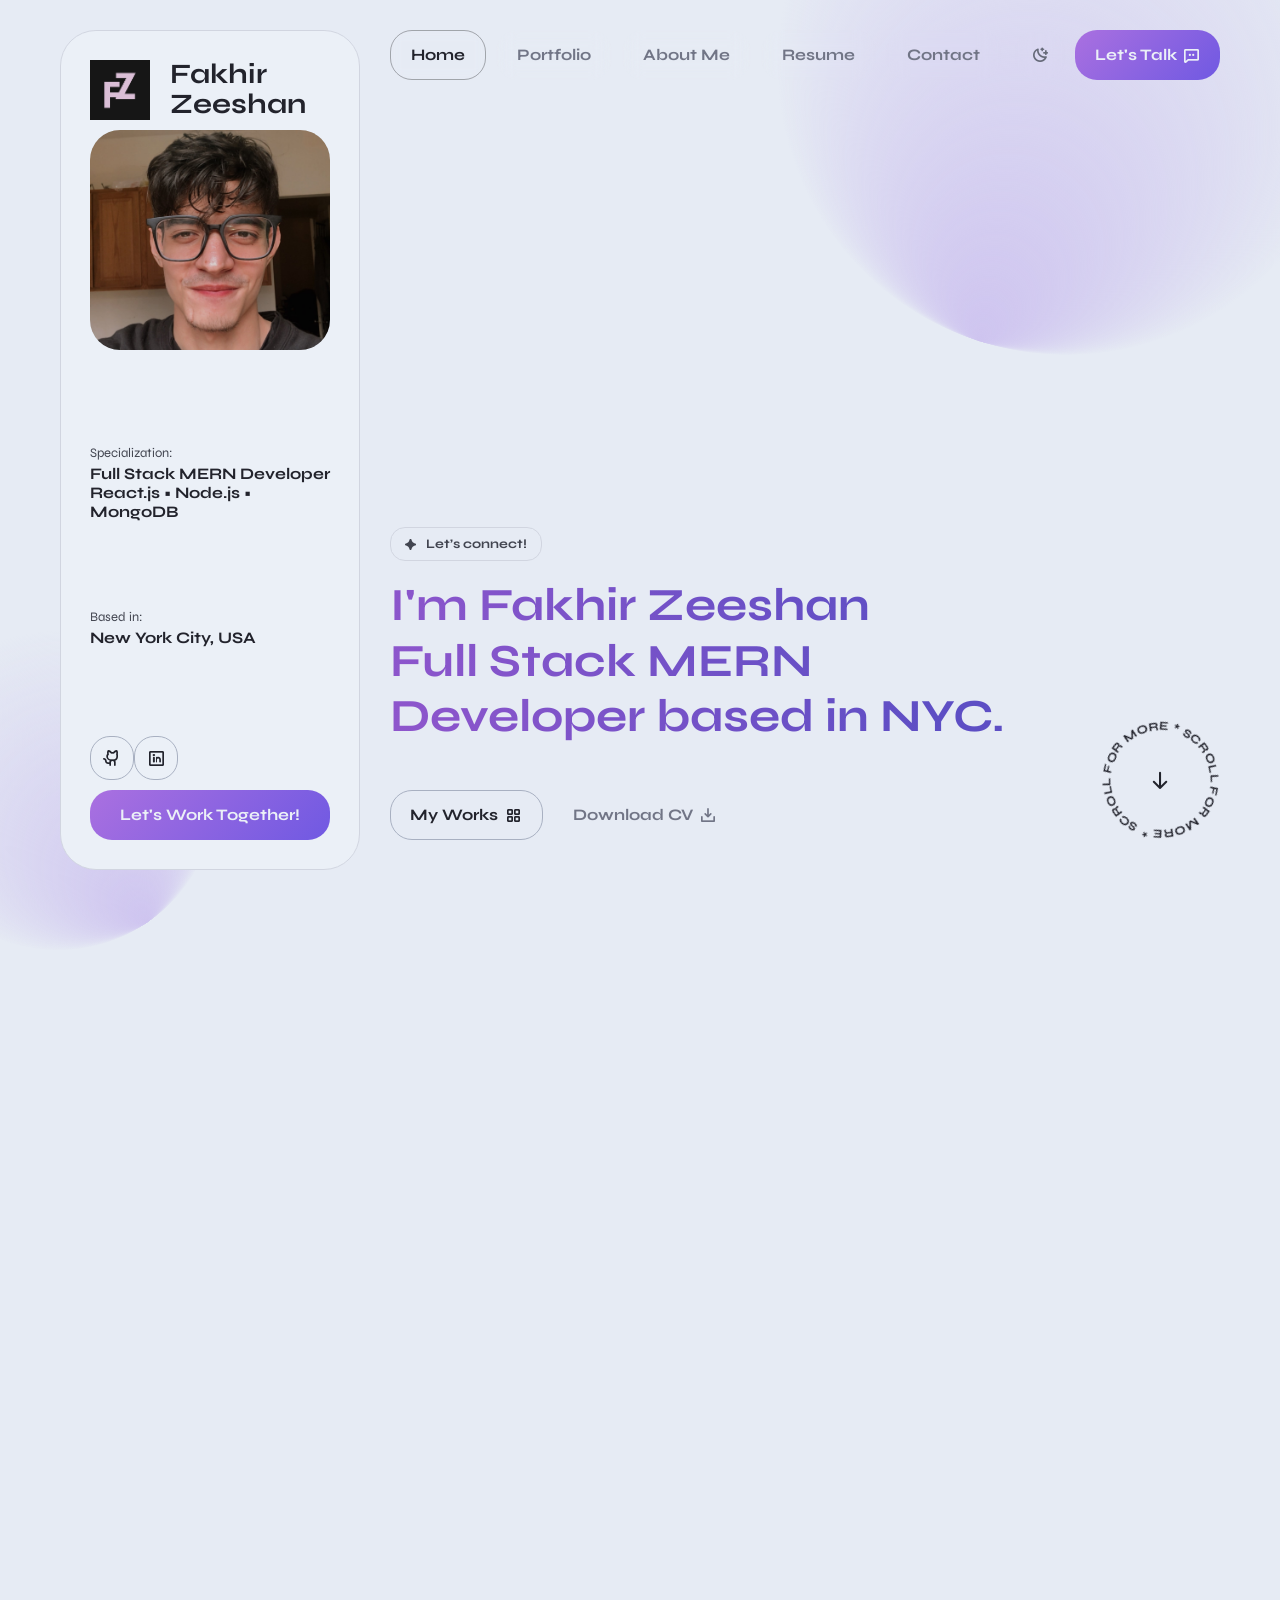
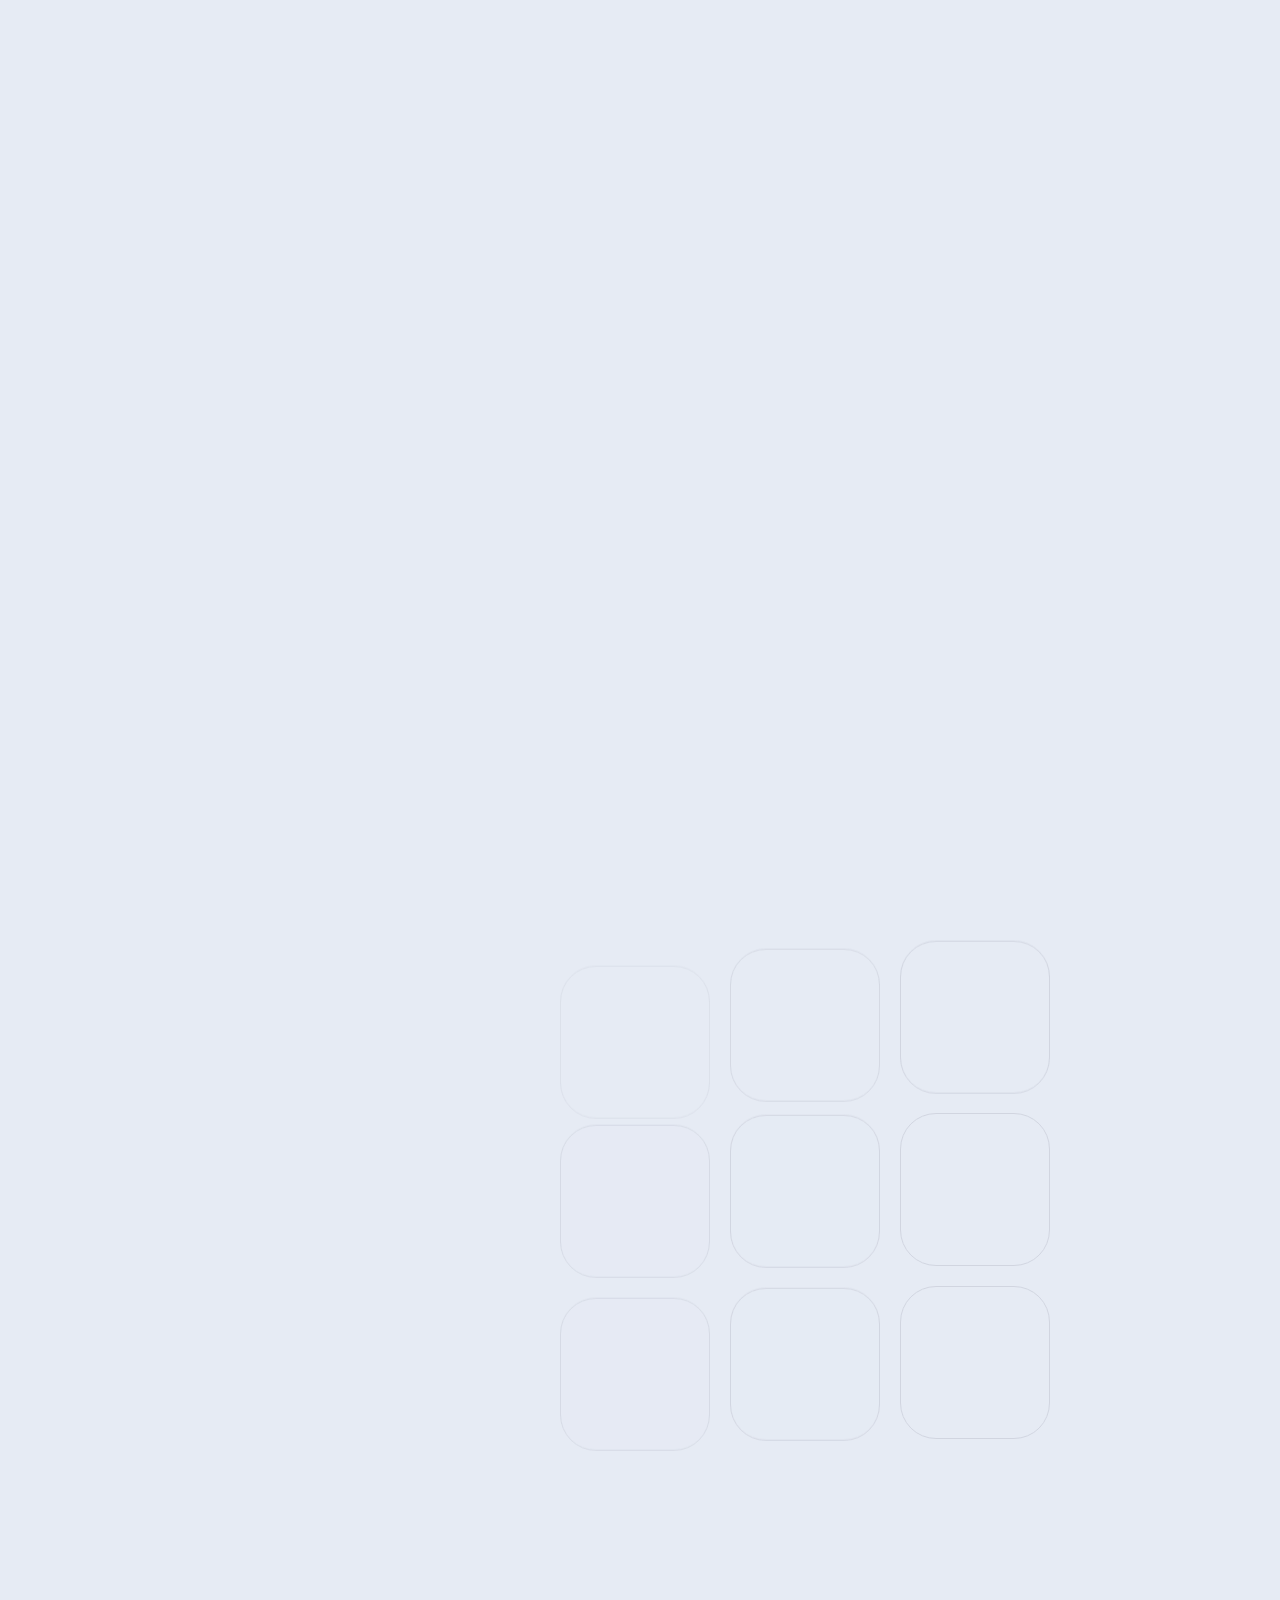
<file: index-svg.html>
<!DOCTYPE html>
<html lang="en" dir="ltr">


<meta http-equiv="content-type" content="text/html;charset=utf-8" />

<head>
  <meta charset="UTF-8">

  <!-- Page Title -->
  <title>FAKHIR ZEESHAN</title>

  <!-- Meta Tags -->
  <meta name="description"
    content="fakhirzeeshan">
  <meta name="keywords"
    content="mix_design, resume, portfolio, personal page, cv, template, one page, responsive, html5, css3, creative, clean">
  <meta name="author" content="mix_design">

  <!-- Viewport Meta-->
  <meta http-equiv="X-UA-Compatible" content="IE=edge">
  <meta name="viewport" content="width=device-width, initial-scale=1, maximum-scale=1">

  <!-- Template Favicon & Icons Start -->
  <link rel="icon" href="img/logo2-removebg-preview.png" sizes="any">
  <link rel="icon" href="img/logo2-removebg-preview.png" type="image/svg+xml">
  <link rel="apple-touch-icon" href="img/logo2-removebg-preview.png">
  <link rel="manifest" href="img/favicon/manifest.webmanifest">
  <!-- Template Favicon & Icons End -->

  <!-- Facebook Metadata Start -->
  <meta property="og:image:height" content="1200">
  <meta property="og:image:width" content="1200">
  <meta property="og:title" content="Braxton - Personal Portfolio & Resume HTML Template">
  <meta property="og:description"
    content="Show yourself brightly with Braxton - unique and creative portfolio and resume template!">
  <meta property="og:url" content="https://mixdesign.dev/themeforest/braxton">
  <meta property="og:image" content="img/favicon/og-image.html">
  <!-- Facebook Metadata End -->

  <!-- Template Styles Start -->
  <link rel="stylesheet" href="css/loaders/loader.css">
  <link rel="stylesheet" type="text/css" href="css/plugins.css">
  <link rel="stylesheet" type="text/css" href="css/main.css">
  <!-- Template Styles End -->

  <!-- Custom Browser Color Start -->
  <meta name="theme-color" media="(prefers-color-scheme: light)" content="#dcdce7">
  <meta name="theme-color" media="(prefers-color-scheme: dark)" content="#111111">
  <meta name="msapplication-navbutton-color" content="#111111">
  <meta name="mobile-web-app-capable" content="yes">
  <meta name="apple-mobile-web-app-status-bar-style" content="black-translucent">
  <!-- Custom Browser Color End -->
</head>

<body>

  <!-- Loader Start -->
  <div id="loader" class="loader">
    <div id="loaderContent" class="loader__content">
      <div class="loader__shadow"></div>
      <div class="loader__box"></div>
    </div>
  </div>
  <!-- Loader End -->

  <!-- Header Start -->
  <header id="header" class="header d-flex justify-content-between">

    <!-- Navigation Menu Start -->
    <div class="header__navigation">
      <nav id="menu" class="menu">
        <ul class="menu__list d-flex justify-content-start">
          <li class="menu__item">
            <a class="menu__link btn" href="#home">
              <span class="menu__caption">Home</span>
              <i class="ph-bold ph-house-simple"></i>
            </a>
          </li>
          <li class="menu__item">
            <a class="menu__link btn" href="#portfolio">
              <span class="menu__caption">Portfolio</span>
              <i class="ph-bold ph-squares-four"></i>
            </a>
          </li>
          <li class="menu__item">
            <a class="menu__link btn" href="#about">
              <span class="menu__caption">About Me</span>
              <i class="ph-bold ph-user"></i>
            </a>
          </li>
          <li class="menu__item">
            <a class="menu__link btn" href="#resume">
              <span class="menu__caption">Resume</span>
              <i class="ph-bold ph-article"></i>
            </a>
          </li>
          <li class="menu__item">
            <a class="menu__link btn" href="#contact">
              <span class="menu__caption">Contact</span>
              <i class="ph-bold ph-envelope"></i>
            </a>
          </li>
        </ul>
      </nav>
    </div>
    <!-- Navigation Menu End -->

    <!-- Header Controls Start -->
    <div class="header__controls d-flex justify-content-end">
      <button id="color-switcher" class="color-switcher header__switcher btn" type="button" role="switch"
        aria-label="light/dark mode" aria-checked="true"></button>
      <a id="notify-trigger" class="header__trigger btn"
        href="mailto:example@example.com?subject=Message%20from%20your%20site">
        <span class="trigger__caption">Let's Talk</span>
        <i class="ph-bold ph-chat-dots"></i>
      </a>
    </div>
    <!-- Header Controls End -->

  </header>
  <!-- Header End -->

  <!-- SVG Background Start -->
  <div id="svgBackground" class="svg-background">
    <!-- top svg item -->
    <div class="background__svg01" data-speed="0.8">
      <svg version="1.1" xmlns="http://www.w3.org/2000/svg" x="0px" y="0px" width="1000px" height="1000px"
        viewBox="0 0 1000 1000" style="enable-background:new 0 0 1000 1000;" xml:space="preserve">
        <style type="text/css">
          .bg01 {
            fill: url(#color-gradient);
          }
        </style>
        <radialGradient id="color-gradient" cx="418.5665" cy="225.9685" r="499.9326" fx="866.8251" fy="4.6162"
          gradientTransform="matrix(-0.6935 0.7207 -0.7207 -0.6935 953.1126 355.0528)" gradientUnits="userSpaceOnUse">
          <stop offset="0" style="stop-color:#CEC4EF" />
          <stop offset="1" style="stop-color:#CEC4EF;stop-opacity:0" />
        </radialGradient>
        <circle class="bg01" cx="500" cy="500" r="500" />
      </svg>
    </div>
    <!-- bottom svg item -->
    <div class="background__svg02" data-speed="0.4">
      <svg version="1.1" xmlns="http://www.w3.org/2000/svg" x="0px" y="0px" width="429.6px" height="429.6px"
        viewBox="0 0 429.6 429.6" style="enable-background:new 0 0 429.6 429.6;" xml:space="preserve">
        <style type="text/css">
          .bg02 {
            fill: url(#color-gradient-2);
          }
        </style>
        <g id="Layer_1-2">
          <radialGradient id="color-gradient-2" cx="2213.9312" cy="-11537.4219" r="214.85" fx="2393.6191"
            fy="-11419.6494" gradientTransform="matrix(1.902285e-02 0.9998 0.9998 -1.954636e-02 11706.5303 -2223.4016)"
            gradientUnits="userSpaceOnUse">
            <stop offset="0" style="stop-color:#CEC4EF" />
            <stop offset="1" style="stop-color:#CEC4EF;stop-opacity:0" />
          </radialGradient>
          <path class="bg02"
            d="M63,63C146.9-21,282.9-21,366.8,62.9s83.8,219.9-0.1,303.8s-219.9,83.9-303.8,0.1S-20.9,146.9,63,63z" />
        </g>
      </svg>
    </div>
  </div>
  <!-- SVG Background End -->

  <!-- Avatar Side Block Start -->
  <div id="avatar" class="avatar">
    <div class="avatar__container d-flex flex-column justify-content-lg-between">
      <!-- image and logo -->
      <div class="avatar__block">
        <div class="avatar__logo d-flex align-items-center">
          <div class="logo__image">
            <!-- Your Logo Here!!! -->
            <img src="img/logo2.png" alt="fakhirzeeshan">
            <!-- <svg xmlns="http://www.w3.org/2000/svg" x="0px" y="0px" width="85px" height="85px" viewBox="0 0 85 85"
              style="enable-background:new 0 0 85 85;" xml:space="preserve" class="gradient-fill">
              <style type="text/css">
                .gradient-fill {
                  fill: url(#gradientFill);
                }
              </style>
              <g>
                <linearGradient id="gradientFill" gradientUnits="userSpaceOnUse" x1="9.9604" y1="75.0338" x2="75.0387"
                  y2="9.9555">
                  <stop offset="0" style="stop-color:var(--accent)" />
                  <stop offset="1" style="stop-color:var(--secondary)" />
                </linearGradient>
                <path class="gradient-fill" d="M51,0H34C15.2,0,0,15.2,0,34v17c0,14.3,8.9,26.6,21.4,31.6c0,0,0,0,0,0l0,0C25.3,84.1,29.5,85,34,85h17
                    c6,0,11.7-1.6,16.6-4.3c0.1-0.1,0.2-0.1,0.3-0.2C78.1,74.6,85,63.6,85,51V34C85,15.2,69.8,0,51,0z M83,51c0,10.7-5.3,20.2-13.4,26
                    v-2.5v-3.9h3.9v-3.9h-3.9v-3.9h3.9v-3.9h-3.9H67v-3.9V51h-3.9v3.9v3.9h2.6v3.9v3.9v3.9h-3.9h-3.9v3.9h3.9h3.9v3.9v1
                    C61.3,81.7,56.3,83,51,83H34c-4.5,0-8.7-0.9-12.6-2.6v-2v-3.9h3.9h3.9v-3.9h-3.9h-3.9v-3.9v-3.9v-3.9H24v-3.9V51h-3.9v3.9v3.9h-2.6
                    h-3.9v3.9h3.9v3.9h-3.9v3.9h3.9v3.9v3.9C8.2,72.8,2,62.6,2,51V34C2,16.4,16.4,2,34,2h17c17.6,0,32,14.4,32,32V51z M50.1,54.9H54
                    v3.9v3.9h-3.9v-3.9V54.9z M33.1,54.9H37v3.9v3.9h-3.9v-3.9V54.9z M27.9,51H24v-3.9v-3.9v-3.9h3.9v3.9v3.9V51z M31.8,39.3h-3.9v-3.9
                    h3.9V39.3z M31.8,43.2v-3.9h3.9v3.9H31.8z M63.1,47.1V51h-3.9v-3.9v-3.9v-3.9h3.9v3.9V47.1z M35.7,47.1v-3.9h3.9h3.9h3.9h3.9v3.9
                    h-3.9h-3.9h-3.9H35.7z M59.2,39.3h-3.9v-3.9h3.9V39.3z M55.3,43.2h-3.9v-3.9h3.9V43.2z" />
              </g>
            </svg> -->
          </div>
          <div class="logo__caption">
            <p>Fakhir<br>Zeeshan</p>
          </div>
        </div>
        <div class="avatar__image">
          <img src="img/Linkedin pp.JPG" alt="Braxton - Personal Portfolio & Resume HTML Template Avatar">
        </div>
      </div>
      <!-- data caption #1 -->
      <div class="avatar__block">
        <h6>
          <small class="top">Specialization:</small>
          Full Stack MERN Developer React.js • Node.js • MongoDB
        </h6>
      </div>
      <!-- data caption #2 -->
      <div class="avatar__block">
        <h6>
          <small class="top">Based in:</small>
          New York City, USA
        </h6>
      </div>
      <!-- socials and CTA button -->
      <div class="avatar__block">
        <div class="avatar__socials">
          <ul class="socials-square d-flex">
            <li class="socials-square__item">
              <a class="socials-square__link btn" href="https://github.com/fakhirzeeshan" target="_blank"><i
                  class="ph-bold ph-github-logo"></i></a>
            </li>
            <li class="socials-square__item">
              <a class="socials-square__link btn" href="https://www.linkedin.com/in/fakhirzeeshan" target="_blank"><i
                  class="ph-bold ph-linkedin-logo"></i></a>
            </li>
            
          </ul>
        </div>
        <div class="avatar__btnholder">
          <a class="btn btn-default btn-fullwidth btn-hover btn-hover-accent" href="#contact" target="_blank">
            <span class="btn-caption">Let's Work Together!</span>
          </a>
        </div>
      </div>
    </div>
  </div>
  <!-- Avatar Side Block End -->

  <!-- Page Content Start -->
  <div id="content" class="content">
    <div class="content__wrapper">

      <!-- Intro Section Start -->
      <section id="home" class="main intro">

        <!-- Headline Start -->
        <div id="headline" class="headline d-flex align-items-start flex-column">
          <p class="headline__subtitle animate-headline">
            <svg xmlns="http://www.w3.org/2000/svg" x="0px" y="0px" width="13px" height="13px" viewBox="0 0 13 13"
              fill="currentColor">
              <path fill="currentColor" d="M5.6,12.6c-0.5-0.8-0.7-2.4-1.7-3.5c-1-1-2.7-1.2-3.5-1.7C-0.1,7-0.1,6,0.4,5.6c0.8-0.5,2.3-0.6,3.5-1.8
                  C5,2.8,5.1,1.2,5.6,0.4C6-0.1,7-0.1,7.4,0.4c0.5,0.8,0.7,2.4,1.8,3.5c1.2,1.2,2.6,1.2,3.5,1.7c0.6,0.4,0.6,1.4,0,1.7
                  C11.8,7.9,10.2,8,9.1,9.1c-1,1-1.2,2.7-1.7,3.5C7,13.1,6,13.1,5.6,12.6z" />
            </svg>
            <span>Let’s connect!</span>
          </p>
          <h2 class="headline__title animate-headline"> I'm Fakhir Zeeshan<br>
            Full Stack MERN Developer based in NYC.</h2>
          <div class="headline__btnholder d-flex flex-column flex-sm-row">
            <a class="btn mobile-vertical btn-default btn-hover btn-hover-accent-mobile animate-headline"
              href="#portfolio">
              <span class="btn-caption">My Works</span>
              <i class="ph-bold ph-squares-four"></i>
            </a>
            <a class="btn mobile-vertical btn-default btn-hover btn-hover-outline-mobile animate-headline"
              href="./img/Fakhir Zeeshan's ResumeCV.pdf">
              <span class="btn-caption">Download CV</span>
              <i class="ph-bold ph-download-simple"></i>
            </a>
          </div>
        </div>
        <!-- Headline End -->

        <!-- Scroll Button Start -->
        <div class="rotating-btn">
          <a href="#portfolio" class="rotating-btn__link slide-down">
            <!-- SVG rotating text -->
            <svg version="1.1" xmlns="http://www.w3.org/2000/svg" xmlns:xlink="http://www.w3.org/1999/xlink" x="0px"
              y="0px" viewBox="0 0 120 120" style="enable-background:new 0 0 120 120;" xml:space="preserve"
              class="animate-rotation" data-value="360">
              <defs>
                <path id="textPath"
                  d="M110,59.5c0,27.6-22.4,50-50,50s-50-22.4-50-50s22.4-50,50-50S110,31.9,110,59.5z" />
              </defs>
              <g>
                <use xlink:href="#textPath" fill="none"></use>
                <text>
                  <!-- button text here!!! -->
                  <textPath xlink:href="#textPath">Scroll for More * Scroll for More * </textPath>
                </text>
              </g>
            </svg>
            <!-- arrow icon -->
            <i class="ph-bold ph-arrow-down"></i>
          </a>
        </div>
        <!-- Scroll Button End -->

      </section>
      <!-- Intro Section End -->

      <!-- Portfolio Section Start -->
      <section id="portfolio" class="inner inner-first portfolio">

        <!-- Content Block - H2 Section Title Start -->
        <div class="content__block section-grid-title">
          <p class="h2__subtitle animate-in-up">
            <svg xmlns="http://www.w3.org/2000/svg" x="0px" y="0px" width="13px" height="13px" viewBox="0 0 13 13"
              fill="currentColor">
              <path fill="currentColor" d="M5.6,12.6c-0.5-0.8-0.7-2.4-1.7-3.5c-1-1-2.7-1.2-3.5-1.7C-0.1,7-0.1,6,0.4,5.6c0.8-0.5,2.3-0.6,3.5-1.8
                  C5,2.8,5.1,1.2,5.6,0.4C6-0.1,7-0.1,7.4,0.4c0.5,0.8,0.7,2.4,1.8,3.5c1.2,1.2,2.6,1.2,3.5,1.7c0.6,0.4,0.6,1.4,0,1.7
                  C11.8,7.9,10.2,8,9.1,9.1c-1,1-1.2,2.7-1.7,3.5C7,13.1,6,13.1,5.6,12.6z" />
            </svg>
            <span>Portfolio</span>
          </p>
          <h2 class="h2__title animate-in-up">Web Applications I've Designed & Developed</h2>

        </div>
        <!-- Content Block - H2 Section Title End -->

        <!-- Content Block - Works Gallery Start -->
        <div class="content__block grid-block">
          <div class="container-fluid px-0 inner__gallery">
            <div class="row gx-0 my-gallery" itemscope itemtype="http://schema.org/ImageGallery">

              <!-- Works Gallery Single Item Start -->
              <figure class="col-12 col-md-6 gallery__item grid-item animate-card-2">
                <a href="img/works/onlinefooddelivery.png" data-image="img/works/onlinefooddelivery.png"
                  class="gallery__link" itemprop="contentUrl" data-size="1400x1400">
                  <img src="img/works/onlinefooddelivery.png" class="gallery__image" itemprop="thumbnail"
                    alt="Online Food Delivery System">
                </a>
                <figcaption class="gallery__descr" itemprop="caption description">
                  <h5>Online Food Delivery System</h5>
                  <div class="card__tags d-flex flex-wrap">
                    <span class="rounded-tag">React.js</span>
                    <span class="rounded-tag">Node.js</span>
                    <span class="rounded-tag">MongoDB</span>
                    <span class="rounded-tag">Stripe</span>
                  </div>
                  <p class="small">A full-featured MERN-based restaurant platform with admin dashboard, order
                    management, and online payments via Stripe.</p>
                </figcaption>
              </figure>

              <!-- Works Gallery Single Item End -->

              <!-- Works Gallery Single Item Start -->
              <figure class="col-12 col-md-6 gallery__item grid-item animate-card-2">
                <a href="img/works/eventmanagementsystem.png" data-image="img/works/eventmanagementsystem.png"
                  class="gallery__link" itemprop="contentUrl" data-size="1400x1400">
                  <img src="img/works/eventmanagementsystem.png" class="gallery__image" itemprop="thumbnail"
                    alt="Event Management System">
                </a>
                <figcaption class="gallery__descr" itemprop="caption description">
                  <h5>Event Management System</h5>
                  <div class="card__tags d-flex flex-wrap">
                    <span class="rounded-tag">MERN Stack</span>
                    <span class="rounded-tag">React.js</span>
                    <span class="rounded-tag">Admin Panel</span>
                  </div>
                  <p class="small">A dynamic event platform with role-based panels for admins and exhibitors, featuring
                    booking, profiles, and real-time UI feedback.</p>
                </figcaption>
              </figure>

              <!-- Works Gallery Single Item End -->

              <!-- Works Gallery Single Item Start -->
              <!-- <figure class="col-12 col-md-6 gallery__item grid-item animate-card-2">
                <a href="img/works/1400x1400_w01.webp" data-image="img/works/1400x1400_w01.webp" class="gallery__link"
                  itemprop="contentUrl" data-size="1400x1400">
                  <img src="img/works/1400x1400_w01.webp" class="gallery__image" itemprop="thumbnail"
                    alt="Travel Guide Website">
                </a>
                <figcaption class="gallery__descr" itemprop="caption description">
                  <h5>Travel Guide Website</h5>
                  <div class="card__tags d-flex flex-wrap">
                    <span class="rounded-tag">React.js</span>
                    <span class="rounded-tag">Figma</span>
                    <span class="rounded-tag">Frontend</span>
                  </div>
                  <p class="small">A sleek, mobile-friendly travel guide built with React.js. Designed UI using Figma
                    with smooth scroll effects and visual storytelling.</p>
                </figcaption>
              </figure> -->

              <!-- Works Gallery Single Item End -->

              <!-- Works Gallery Single Item Start -->
              <figure class="col-12 col-md-6 gallery__item grid-item animate-card-2">
                <a href="img/works/usavisaadvisor.PNG" data-image="img/works/usavisaadvisor.PNG" class="gallery__link"
                  itemprop="contentUrl" data-size="1400x1400">
                  <img src="img/works/usavisaadvisor.PNG" class="gallery__image" itemprop="thumbnail"
                    alt="USA Visa Advisor Website">
                </a>
                <figcaption class="gallery__descr" itemprop="caption description">
                  <h5>USA Visa Advisor</h5>
                  <div class="card__tags d-flex flex-wrap">
                    <span class="rounded-tag">WordPress</span>
                    <span class="rounded-tag">Custom Forms</span>
                    <span class="rounded-tag">Responsive</span>
                  </div>
                  <p class="small">A professional WordPress site for a U.S. immigration consultancy. Includes service
                    pages, contact forms, and mobile-first design.</p>
                </figcaption>
              </figure>

              <!-- Works Gallery Single Item End -->

              <!-- Works Gallery Single Item Start -->
              <figure class="col-12 col-md-6 gallery__item grid-item animate-card-2">
                <a href="img/works/qcsglobal.PNG" data-image="img/works/qcsglobal.PNG" class="gallery__link"
                  itemprop="contentUrl" data-size="1400x1400">
                  <img src="img/works/qcsglobal.PNG" class="gallery__image" itemprop="thumbnail"
                    alt="QCS Global Lab Website">
                </a>
                <figcaption class="gallery__descr" itemprop="caption description">
                  <h5>QCS Global Lab Website</h5>
                  <div class="card__tags d-flex flex-wrap">
                    <span class="rounded-tag">WordPress</span>
                    <span class="rounded-tag">Corporate Site</span>
                    <span class="rounded-tag">Theme Customization</span>
                  </div>
                  <p class="small">Developed a clean, informative website for a global laboratory using WordPress,
                    including service listings, contact integration, and branding.</p>
                </figcaption>
              </figure>


              <!-- Works Gallery Single Item End -->

            </div>
          </div>
        </div>
        <!-- Content Block - Works Gallery End -->

      </section>
      <!-- Portfolio Section End -->

      <!-- About Section Start -->
      <section id="about" class="inner about">

        <!-- Section Title -->
        <div class="content__block section-grid-title">
          <p class="h2__subtitle animate-in-up">
            <svg xmlns="http://www.w3.org/2000/svg" width="13px" height="13px" viewBox="0 0 13 13" fill="currentColor">
              <path d="M5.6,12.6c-0.5-0.8-0.7-2.4-1.7-3.5c-1-1-2.7-1.2-3.5-1.7C-0.1,7-0.1,6,0.4,5.6c0.8-0.5,2.3-0.6,3.5-1.8
      C5,2.8,5.1,1.2,5.6,0.4C6-0.1,7-0.1,7.4,0.4c0.5,0.8,0.7,2.4,1.8,3.5c1.2,1.2,2.6,1.2,3.5,1.7c0.6,0.4,0.6,1.4,0,1.7
      C11.8,7.9,10.2,8,9.1,9.1c-1,1-1.2,2.7-1.7,3.5C7,13.1,6,13.1,5.6,12.6z" />
            </svg>
            <span>About Me</span>
          </p>
          <h2 class="h2__title animate-in-up">Building clean, scalable web apps with React and Node.js</h2>
        </div>

        <!-- Achievements -->
        <div class="content__block grid-block">
          <div class="achievements d-flex flex-column flex-md-row align-items-md-stretch">
            <div class="achievements__item d-flex flex-column grid-item animate-card-3">
              <div class="achievements__card">
                <p class="achievements__number">2+</p>
                <p class="achievements__descr">Years of development experience</p>
              </div>
            </div>
            <div class="achievements__item d-flex flex-column grid-item animate-card-3">
              <div class="achievements__card">
                <p class="achievements__number">50+</p>
                <p class="achievements__descr">Projects completed</p>
              </div>
            </div>
            <div class="achievements__item d-flex flex-column grid-item animate-card-3">
              <div class="achievements__card">
                <p class="achievements__number">100%</p>
                <p class="achievements__descr">Dedication to clean code</p>
              </div>
            </div>
          </div>
        </div>

        <!-- About Me Description -->
        <div class="content__block grid-block block-large">
          <div class="container-fluid p-0">
            <div class="row g-0 justify-content-between">

              <!-- Left: Bio -->
              <div class="col-12 col-xl-8 grid-item about-descr">
                <p class="about-descr__text animate-in-up">
                  I'm <strong>Fakhir Zeeshan</strong>, a Full Stack MERN Developer based in <strong>New York
                    City</strong>. I have 2+ years of experience working with modern web technologies like React,
                  Node.js, Express, and MongoDB.
                </p>
                <p class="about-descr__text animate-in-up">
                  I’ve built responsive web apps, e-commerce stores, and admin dashboards using technologies like
                  WordPress, Shopify, and the MERN stack. I’m passionate about writing clean, scalable code and turning
                  ideas into fully functional products.
                </p>
                <p class="about-descr__text animate-in-up">
                  I completed a 3-year diploma in Software Engineering and I’m authorized to work in the U.S. under an
                  immigrant visa. My goal is to contribute to fast-paced development teams and continue growing as a
                  problem solver.
                </p>
                <div class="btn-group about-descr__btnholder animate-in-up">
                  <a class="btn mobile-vertical btn-default btn-hover btn-hover-accent"
                    href="./img/Fakhir Zeeshan's ResumeCV.pdf">
                    <span class="btn-caption">Download CV</span>
                    <i class="ph-bold ph-download-simple"></i>
                  </a>
                </div>
              </div>

              <!-- Right: Personal Info -->
              <div class="col-12 col-xl-4 grid-item about-info">
                <div class="about-info__item animate-in-up">
                  <h6><small class="top">Name</small> Fakhir Zeeshan</h6>
                </div>
                <div class="about-info__item animate-in-up">
                  <h6><small class="top">Phone</small> <a class="text-link-bold" href="tel:+13472616136">+1 (347)
                      261‑6136</a></h6>
                </div>
                <div class="about-info__item animate-in-up">
                  <h6><small class="top">Email</small> <a class="text-link-bold"
                      href="mailto:fakhirzeeshan02@gmail.com">fakhirzeeshan02@gmail.com</a></h6>
                </div>
                <div class="about-info__item animate-in-up">
                  <h6><small class="top">Location</small> Bronx, NY, USA</h6>
                </div>
              </div>
            </div>
          </div>
        </div>

        <!-- Content Block - Services Start -->
        <div class="content__block grid-block">
          <div class="container-fluid p-0">
            <div class="row g-0 align-items-stretch cards">

              <!-- Service 1: Full Stack MERN Development -->
              <div class="col-12 col-md-6 cards__item grid-item animate-card-2">
                <div class="cards__card d-flex flex-column">
                  <div class="cards__descr">
                    <h4 class="cards__title animate-in-up">Full Stack<br>MERN Development</h4>
                    <div class="cards__tags d-flex flex-wrap animate-in-up">
                      <span class="rounded-tag tag-outline">MongoDB</span>
                      <span class="rounded-tag tag-outline">Express</span>
                      <span class="rounded-tag tag-outline">React</span>
                      <span class="rounded-tag tag-outline">Node.js</span>
                    </div>
                    <p class="small cards__text animate-in-up">
                      I build scalable, secure, and high-performance web applications using the MERN stack — from
                      RESTful APIs to interactive user interfaces.
                    </p>
                  </div>
                  <div class="cards__image d-flex animate-in-up">
                    <img src="img/services/1200x900_s01.webp" alt="MERN Stack Development">
                  </div>
                </div>
              </div>

              <!-- Service 2: WordPress & Shopify -->
              <div class="col-12 col-md-6 cards__item grid-item animate-card-2">
                <div class="cards__card d-flex flex-column">
                  <div class="cards__descr">
                    <h4 class="cards__title animate-in-up">WordPress & Shopify<br>Development</h4>
                    <div class="cards__tags d-flex flex-wrap animate-in-up">
                      <span class="rounded-tag tag-outline">E-commerce</span>
                      <span class="rounded-tag tag-outline">Theme Customization</span>
                      <span class="rounded-tag tag-outline">Plugins</span>
                    </div>
                    <p class="small cards__text animate-in-up">
                      I design and customize fast-loading online stores and business sites using WordPress and Shopify —
                      optimized for conversions and mobile use.
                    </p>
                  </div>
                  <div class="cards__image d-flex animate-in-up">
                    <img src="img/services/1200x900_s02.webp" alt="WordPress and Shopify">
                  </div>
                </div>
              </div>

              <!-- Service 3: Responsive Frontend (React.js) -->
              <div class="col-12 col-md-6 cards__item grid-item animate-card-2">
                <div class="cards__card d-flex flex-column">
                  <div class="cards__descr">
                    <h4 class="cards__title animate-in-up">Responsive Frontend<br>Development</h4>
                    <div class="cards__tags d-flex flex-wrap animate-in-up">
                      <span class="rounded-tag tag-outline">React.js</span>
                      <span class="rounded-tag tag-outline">Bootstrap</span>
                      <span class="rounded-tag tag-outline">Mobile-First</span>
                    </div>
                    <p class="small cards__text animate-in-up">
                      I transform designs into responsive, interactive frontends using React.js, with clean code and
                      mobile-first principles.
                    </p>
                  </div>
                  <div class="cards__image d-flex">
                    <img src="img/services/1200x900_s03.webp" alt="Responsive Frontend Development">
                  </div>
                </div>
              </div>

              <!-- Service 4: Backend & API Integration -->
              <div class="col-12 col-md-6 cards__item grid-item animate-card-2">
                <div class="cards__card d-flex flex-column">
                  <div class="cards__descr">
                    <h4 class="cards__title animate-in-up">Custom API &<br>Backend Integration</h4>
                    <div class="cards__tags d-flex flex-wrap animate-in-up">
                      <span class="rounded-tag tag-outline">REST APIs</span>
                      <span class="rounded-tag tag-outline">Node.js</span>
                      <span class="rounded-tag tag-outline">MongoDB Atlas</span>
                    </div>
                    <p class="small cards__text animate-in-up">
                      I create backend functionality and integrate third-party APIs to ensure dynamic data flow between
                      client and server.
                    </p>
                  </div>
                  <div class="cards__image d-flex animate-in-up">
                    <img src="img/services/1200x900_s04.webp" alt="Backend API Integration">
                  </div>
                </div>
              </div>

            </div>
          </div>
        </div>

        <!-- Content Block - Services End -->

      </section>
      <!-- About Section End -->

      <!-- Resume Section Start -->
      <section id="resume" class="inner resume">

        <!-- Section Title -->
        <div class="content__block block-large">
          <p class="h2__subtitle animate-in-up">
            <svg xmlns="http://www.w3.org/2000/svg" width="13px" height="13px" viewBox="0 0 13 13" fill="currentColor">
              <path fill="currentColor" d="M5.6,12.6c-0.5-0.8-0.7-2.4-1.7-3.5c-1-1-2.7-1.2-3.5-1.7C-0.1,7-0.1,6,0.4,5.6c0.8-0.5,2.3-0.6,3.5-1.8
        C5,2.8,5.1,1.2,5.6,0.4C6-0.1,7-0.1,7.4,0.4c0.5,0.8,0.7,2.4,1.8,3.5c1.2,1.2,2.6,1.2,3.5,1.7c0.6,0.4,0.6,1.4,0,1.7
        C11.8,7.9,10.2,8,9.1,9.1c-1,1-1.2,2.7-1.7,3.5C7,13.1,6,13.1,5.6,12.6z" />
            </svg>
            <span>Resume</span>
          </p>
          <h2 class="h2__title animate-in-up">Education and Development Experience</h2>
          <p class="h2__text animate-in-up">
            I’m a self-driven MERN developer with real-world project experience, a strong foundation in JavaScript, and
            a passion for clean, scalable code. Here’s my journey so far.
          </p>
        </div>

        <!-- Education Section -->
        <div class="content__block block-large">
          <div class="section-h3">
            <h3 class="h3__title animate-in-up">My education</h3>
          </div>

          <div class="container-fluid p-0 resume-lines">
            <div class="row g-0 resume-lines__item animate-in-up">
              <div class="col-12 col-md-2">
                <span class="resume-lines__date animate-in-up">2022 – Present</span>
              </div>
              <div class="col-12 col-md-5">
                <h5 class="resume-lines__title animate-in-up">Diploma in Software Engineering (ACCP Prime)</h5>
                <p class="resume-lines__source animate-in-up">Aptech Learning</p>
              </div>
              <div class="col-12 col-md-5">
                <p class="small resume-lines__descr animate-in-up">
                  A 3-year diploma program focused on full stack development, database design, data structures, and
                  software engineering fundamentals.
                </p>
              </div>
            </div>

            <div class="row g-0 resume-lines__item animate-in-up">
              <div class="col-12 col-md-2">
                <span class="resume-lines__date animate-in-up">2019 – 2021</span>
              </div>
              <div class="col-12 col-md-5">
                <h5 class="resume-lines__title animate-in-up">Intermediate (Science)</h5>
                <p class="resume-lines__source animate-in-up">Private Study</p>
              </div>
              <div class="col-12 col-md-5">
                <p class="small resume-lines__descr animate-in-up">
                  Completed higher secondary education with emphasis on computer science and mathematics.
                </p>
              </div>
            </div>
          </div>
        </div>

        <!-- Experience Section -->
        <div class="content__block block-large">
          <div class="section-h3">
            <h3 class="h3__title animate-in-up">Work experience</h3>
          </div>

          <div class="container-fluid p-0 resume-lines">
            <div class="row g-0 resume-lines__item animate-in-up">
              <div class="col-12 col-md-2">
                <span class="resume-lines__date animate-in-up">2024 – Present</span>
              </div>
              <div class="col-12 col-md-5">
                <h5 class="resume-lines__title animate-in-up">MERN Stack Developer</h5>
                <p class="resume-lines__source animate-in-up">Prime Vertex Softwares (Remote)</p>
              </div>
              <div class="col-12 col-md-5">
                <p class="small resume-lines__descr animate-in-up">
                  Developed full-stack applications using React.js, Node.js, MongoDB, and Express. Built reusable
                  components, integrated REST APIs, and enhanced UI performance across projects.
                </p>
              </div>
            </div>

            <div class="row g-0 resume-lines__item animate-in-up">
              <div class="col-12 col-md-2">
                <span class="resume-lines__date animate-in-up">2022 – Present</span>
              </div>
              <div class="col-12 col-md-5">
                <h5 class="resume-lines__title animate-in-up">Freelance Full Stack Developer</h5>
                <p class="resume-lines__source animate-in-up">Self-employed</p>
              </div>
              <div class="col-12 col-md-5">
                <p class="small resume-lines__descr animate-in-up">
                  Completed 20+ freelance projects in e-commerce, admin dashboards, and content platforms using React,
                  WordPress, and Shopify. Focused on clean UI, responsive layouts, and SEO best practices.
                </p>
              </div>
            </div>
          </div>
        </div>


        <!-- Content Block - H3 Block Start -->
        <div class="content__block">
          <div class="section-h3 section-h3-grid">
            <h3 class="h3__title animate-in-up">My favourite tools</h3>
          </div>
        </div>
        <!-- Content Block - H3 Block End -->

        <!-- Content Block - Tools List Start -->
        <!-- Tools Grid Start -->
        <div class="content__block grid-block block-large">
          <div class="tools-cards d-flex justify-content-start flex-wrap">

            <!-- React -->
            <div class="tools-cards__item d-flex grid-item-s animate-card-5">
              <div class="tools-cards__card">
                <img class="tools-cards__icon animate-in-up" src="img/icons/react-js-icon.svg" alt="React">
                <h6 class="tools-cards__caption animate-in-up">React.js</h6>
              </div>
            </div>

            <!-- Node.js -->
            <div class="tools-cards__item d-flex grid-item-s animate-card-5">
              <div class="tools-cards__card">
                <img class="tools-cards__icon animate-in-up" src="img/icons/nodejs-icon.png" alt="Node.js">
                <h6 class="tools-cards__caption animate-in-up">Node.js</h6>
              </div>
            </div>

            <!-- MongoDB -->
            <div class="tools-cards__item d-flex grid-item-s animate-card-5">
              <div class="tools-cards__card">
                <img class="tools-cards__icon animate-in-up" src="img/icons/mongodb-plain-wordmark.svg" alt="MongoDB">
                <h6 class="tools-cards__caption animate-in-up">MongoDB</h6>
              </div>
            </div>

            <!-- Express.js -->
            <div class="tools-cards__item d-flex grid-item-s animate-card-5">
              <div class="tools-cards__card">
                <img class="tools-cards__icon animate-in-up" src="img/icons/expressjs-icon.png" alt="Express.js">
                <h6 class="tools-cards__caption animate-in-up">Express.js</h6>
              </div>
            </div>

            <!-- WordPress -->
            <div class="tools-cards__item d-flex grid-item-s animate-card-5">
              <div class="tools-cards__card">
                <img class="tools-cards__icon animate-in-up" src="img/icons/wordpress.png" alt="WordPress">
                <h6 class="tools-cards__caption animate-in-up">WordPress</h6>
              </div>
            </div>

            <!-- Shopify -->
            <div class="tools-cards__item d-flex grid-item-s animate-card-5">
              <div class="tools-cards__card">
                <img class="tools-cards__icon animate-in-up" src="img/icons/shopify-logo.svg" alt="Shopify">
                <h6 class="tools-cards__caption animate-in-up">Shopify</h6>
              </div>
            </div>

            <!-- VS Code -->
            <div class="tools-cards__item d-flex grid-item-s animate-card-5">
              <div class="tools-cards__card">
                <img class="tools-cards__icon animate-in-up" src="img/icons/vs-code.png" alt="VS Code">
                <h6 class="tools-cards__caption animate-in-up">VS Code</h6>
              </div>
            </div>

            <!-- GitHub -->
            <div class="tools-cards__item d-flex grid-item-s animate-card-5">
              <div class="tools-cards__card">
                <img class="tools-cards__icon animate-in-up" src="img/icons/github-icon.svg" alt="GitHub">
                <h6 class="tools-cards__caption animate-in-up">GitHub</h6>
              </div>
            </div>

            <!-- HTML -->
            <div class="tools-cards__item d-flex grid-item-s animate-card-5">
              <div class="tools-cards__card">
                <img class="tools-cards__icon animate-in-up" src="img/icons/icon-html.svg" alt="GitHub">
                <h6 class="tools-cards__caption animate-in-up">HTML5</h6>
              </div>
            </div>

            <!-- CSS -->
            <div class="tools-cards__item d-flex grid-item-s animate-card-5">
              <div class="tools-cards__card">
                <img class="tools-cards__icon animate-in-up" src="img/icons/icon-css.svg" alt="GitHub">
                <h6 class="tools-cards__caption animate-in-up">CSS3</h6>
              </div>
            </div>

            <!-- Stripe -->
            <div class="tools-cards__item d-flex grid-item-s animate-card-5">
              <div class="tools-cards__card">
                <img class="tools-cards__icon animate-in-up" src="img/icons/stripe-v2.svg" alt="GitHub">
                <h6 class="tools-cards__caption animate-in-up">Stripe</h6>
              </div>
            </div>

            <!-- Bootstrap -->
            <div class="tools-cards__item d-flex grid-item-s animate-card-5">
              <div class="tools-cards__card">
                <img class="tools-cards__icon animate-in-up" src="img/icons/Bootstrap_logo.svg.png" alt="GitHub">
                <h6 class="tools-cards__caption animate-in-up">Bootstrap</h6>
              </div>
            </div>

            <!-- Canva -->
            <div class="tools-cards__item d-flex grid-item-s animate-card-5">
              <div class="tools-cards__card">
                <img class="tools-cards__icon animate-in-up" src="img/icons/canva.webp" alt="GitHub">
                <h6 class="tools-cards__caption animate-in-up">Canva</h6>
              </div>
            </div>

            <!-- Figma -->
            <div class="tools-cards__item d-flex grid-item-s animate-card-5">
              <div class="tools-cards__card">
                <img class="tools-cards__icon animate-in-up" src="img/icons/icon-figma.svg" alt="GitHub">
                <h6 class="tools-cards__caption animate-in-up">Figma</h6>
              </div>
            </div>



          </div>
        </div>
        <!-- Content Block - Tools List End -->

        <!-- Content Block - H2 Block Start -->
        <div class="content__block section-title">
          <p class="h2__subtitle animate-in-up">
            <svg xmlns="http://www.w3.org/2000/svg" x="0px" y="0px" width="13px" height="13px" viewBox="0 0 13 13"
              fill="currentColor">
              <path fill="currentColor" d="M5.6,12.6c-0.5-0.8-0.7-2.4-1.7-3.5c-1-1-2.7-1.2-3.5-1.7C-0.1,7-0.1,6,0.4,5.6c0.8-0.5,2.3-0.6,3.5-1.8
                  C5,2.8,5.1,1.2,5.6,0.4C6-0.1,7-0.1,7.4,0.4c0.5,0.8,0.7,2.4,1.8,3.5c1.2,1.2,2.6,1.2,3.5,1.7c0.6,0.4,0.6,1.4,0,1.7
                  C11.8,7.9,10.2,8,9.1,9.1c-1,1-1.2,2.7-1.7,3.5C7,13.1,6,13.1,5.6,12.6z" />
            </svg>
            <span>Testimonials</span>
          </p>
          <h2 class="h2__title animate-in-up">Clients say about me</h2>
        </div>
        <!-- Content Block - H2 Block End -->

        <!-- Content Block - Testimonials Slider Start -->
        <div class="content__block">

          <!-- Testimonials Slider Start -->
          <div class="testimonials-slider">
            <!-- slider main container -->
            <div class="swiper-testimonials">
              <!-- additional required wrapper -->
              <div class="swiper-wrapper">
                <!-- slides -->
                <div class="swiper-slide">
                  <div class="testimonials-card animate-in-up">
                    <div class="testimonials-card__tauthor d-flex animate-in-up">
                      <div class="tauthor__avatar">
                        <img src="img/avatars/400x400_t01.webp" alt="Review Author">
                      </div>
                      <div class="tauthor__info d-flex flex-column justify-content-center">
                        <p class="tauthor__name">Alex Tomato</p>
                        <p class="tauthor__position">Brand Manager in
                          <a href="#0" class="text-link-bold" target="_blank">Instant Design</a>
                        </p>
                        <div class="tauthor__rating d-flex">
                          <i class="ph-fill ph-star"></i>
                          <i class="ph-fill ph-star"></i>
                          <i class="ph-fill ph-star"></i>
                          <i class="ph-fill ph-star"></i>
                          <i class="ph-fill ph-star"></i>
                        </div>
                      </div>
                    </div>
                    <div class="testimonials-card__descr animate-in-up">
                      <p>Lorem ipsum dolor sit amet, consectetuer adipiscing elit, sed diam nonummy nibh euismod
                        tincidunt ut
                        laoreet dolore magna aliquam erat volutpat. Ut wisi enim ad minim veniam, quis nostrud. Dolore
                        magna aliquam.</p>
                    </div>
                    <div class="testimonials-card__btnholder animate-in-up">
                      <a class="btn mobile-vertical btn-line btn-transparent slide-right" href="#0">
                        <span class="btn-caption">Project Page</span>
                        <i class="ph-bold ph-arrow-right"></i>
                      </a>
                    </div>
                  </div>
                </div>
                <div class="swiper-slide">
                  <div class="testimonials-card  animate-in-up">
                    <div class="testimonials-card__tauthor d-flex  animate-in-up">
                      <div class="tauthor__avatar">
                        <img src="img/avatars/400x400_t02.webp" alt="Review Author">
                      </div>
                      <div class="tauthor__info d-flex flex-column justify-content-center">
                        <p class="tauthor__name">Jenny Pineapple</p>
                        <p class="tauthor__position">SEO in
                          <a href="#0" class="text-link-bold" target="_blank">Creative People</a>
                        </p>
                        <div class="tauthor__rating d-flex">
                          <i class="ph-fill ph-star"></i>
                          <i class="ph-fill ph-star"></i>
                          <i class="ph-fill ph-star"></i>
                          <i class="ph-fill ph-star"></i>
                          <i class="ph-fill ph-star"></i>
                        </div>
                      </div>
                    </div>
                    <div class="testimonials-card__descr animate-in-up">
                      <p>Lorem ipsum dolor sit amet, consectetuer adipiscing elit, sed diam nonummy nibh euismod
                        tincidunt ut
                        laoreet dolore magna aliquam erat volutpat. Ut wisi enim ad minim veniam, quis nostrud. Dolore
                        magna aliquam.</p>
                    </div>
                    <div class="testimonials-card__btnholder animate-in-up">
                      <a class="btn mobile-vertical btn-line btn-transparent slide-right" href="#0">
                        <span class="btn-caption">Project Page</span>
                        <i class="ph-bold ph-arrow-right"></i>
                      </a>
                    </div>
                  </div>
                </div>
              </div>
              <!-- navigation buttons -->
              <div class="swiper-button-prev mxd-slider-btn-square mxd-slider-btn-square-prev animate-in-up">
                <a class="btn btn-square btn-square-s btn-outline slide-left" href="#0">
                  <i class="ph-bold ph-caret-left"></i>
                </a>
              </div>
              <div class="swiper-button-next mxd-slider-btn-square mxd-slider-btn-square-next animate-in-up">
                <a class="btn btn-square btn-square-s btn-outline slide-right" href="#0">
                  <i class="ph-bold ph-caret-right"></i>
                </a>
              </div>
            </div>
          </div>
          <!-- Testimonials Slider End -->

        </div>
        <!-- Content Block - Testimonials Slider End -->

      </section>
      <!-- Resume Section End -->

      <!-- Contact Section Start -->
      <section id="contact" class="inner contact">

        <!-- Content Block - H2 Section Title Start -->
        <div class="content__block section-title">
          <p class="h2__subtitle  animate-in-up">
            <svg xmlns="http://www.w3.org/2000/svg" x="0px" y="0px" width="13px" height="13px" viewBox="0 0 13 13"
              fill="currentColor">
              <path fill="currentColor" d="M5.6,12.6c-0.5-0.8-0.7-2.4-1.7-3.5c-1-1-2.7-1.2-3.5-1.7C-0.1,7-0.1,6,0.4,5.6c0.8-0.5,2.3-0.6,3.5-1.8
                  C5,2.8,5.1,1.2,5.6,0.4C6-0.1,7-0.1,7.4,0.4c0.5,0.8,0.7,2.4,1.8,3.5c1.2,1.2,2.6,1.2,3.5,1.7c0.6,0.4,0.6,1.4,0,1.7
                  C11.8,7.9,10.2,8,9.1,9.1c-1,1-1.2,2.7-1.7,3.5C7,13.1,6,13.1,5.6,12.6z" />
            </svg>
            <span>Contact</span>
          </p>
          <h2 class="h2__title  animate-in-up">Let's make something awesome together!</h2>
        </div>
        <!-- Content Block - H2 Section Title End -->

        <!-- Content Block - Contact Form Start -->
        <div class="content__block grid-block block-grid-large">
          <div class="form-container">

            <!-- Reply Messages Start -->
            <div class="form__reply centered text-center">
              <i class="ph-bold ph-smiley reply__icon"></i>
              <p class="reply__title">Done!</p>
              <span class="reply__text">Thanks for your message. I'll get back as soon as possible.</span>
            </div>
            <!-- Reply Messages End -->

            <!-- Contact Form Start -->
            <form action="https://formspree.io/f/mnnvdowd" method="POST" class="form contact-form">
              <!-- Formspree Settings -->
              <input type="hidden" name="_captcha" value="false">
              <input type="hidden" name="_next" value="https://your-website.com/thank-you.html">

              <div class="container-fluid p-0">
                <div class="row gx-0">

                  <!-- Full Name -->
                  <div class="col-12 col-md-6 form__item animate-in-up">
                    <input type="text" name="Full Name" placeholder="Your Full Name*" required>
                  </div>

                  <!-- Subject -->
                  <div class="col-12 col-md-6 form__item animate-in-up">
                    <input type="text" name="Subject" placeholder="How can I help you?" required>
                  </div>

                  <!-- Email Address -->
                  <div class="col-12 col-md-6 form__item animate-in-up">
                    <input type="email" name="Email" placeholder="Your Email Address*" required>
                  </div>

                  <!-- Phone Number -->
                  <div class="col-12 col-md-6 form__item animate-in-up">
                    <input type="tel" name="Phone" placeholder="Your Phone Number (Optional)">
                  </div>

                  <!-- Message -->
                  <div class="col-12 form__item animate-in-up">
                    <textarea name="Message" rows="6" placeholder="Tell me about your project, idea, or message*"
                      required></textarea>
                  </div>

                  <!-- Submit Button -->
                  <div class="col-12 form__item animate-in-up">
                    <button class="btn btn-default btn-hover btn-hover-accent" type="submit">
                      <span class="btn-caption">Send Message</span>
                      <i class="ph-bold ph-paper-plane-tilt"></i>
                    </button>
                  </div>

                </div>
              </div>
            </form>


            <!-- Contact Form End -->

          </div>
        </div>
        <!-- Content Block - Contact Form End -->

        <!-- Content Block - Socials Cards Start -->
        <div class="content__block grid-block">
          <div class="socials-cards d-flex justify-content-start flex-wrap">
            <!-- socials item -->
            <div class="socials-cards__item d-flex grid-item-s animate-card-5">
              <div class="socials-cards__card">
                <i class="ph-bold ph-github-logo"></i>
                <a class="socials-cards__link" href="https://github.com/fakhirzeeshan" target="_blank"></a>
              </div>
            </div>
            <!-- socials item -->
            <div class="socials-cards__item d-flex grid-item-s animate-card-5">
              <div class="socials-cards__card">
                <i class="ph-bold ph-linkedin-logo"></i>
                <a class="socials-cards__link" href="https://www.linkedin.com/in/fakhirzeeshan" target="_blank"></a>
              </div>
            </div>
          </div>
        </div>
        <!-- Content Block - Socials Cards End -->
        <!-- Content Block - Teaser Start -->
        <div class="content__block">
          <div class="teaser">
            <p class="teaser__text animate-in-up">
              Want to know more about me, collaborate on a project, or just say hello?
              <a class="text-link-bold" href="mailto:fakhirzeeshan02@gmail.com?subject=Let’s Work Together">Drop me a
                line</a>
              — I’ll get back to you as soon as possible.
            </p>
          </div>
        </div>
        <!-- Content Block - Teaser End -->

        <!-- Content Block - Contact Data Start -->
        <div class="content__block">
          <div class="container-fluid p-0 contact-lines animate-in-up">
            <div class="row g-0 contact-lines__item">

              <!-- Location -->
              <div class="col-12 col-md-4 contact-lines__data">
                <p class="contact-lines__title animate-in-up">Location</p>
                <p class="contact-lines__text animate-in-up">
                  <a class="text-link-bold" href="https://maps.app.goo.gl/cbzBhxsfYjZfM9cR9" target="_blank">
                    Bronx, New York, USA
                  </a>
                </p>
              </div>

              <!-- Phone -->
              <div class="col-12 col-md-4 contact-lines__data">
                <p class="contact-lines__title animate-in-up">Phone</p>
                <p class="contact-lines__text animate-in-up">
                  <a class="text-link-bold" href="tel:+13472616136">+1 (347) 261-6136</a>
                </p>
              </div>

              <!-- Email -->
              <div class="col-12 col-md-4 contact-lines__data">
                <p class="contact-lines__title animate-in-up">Email</p>
                <p class="contact-lines__text animate-in-up">
                  <a class="text-link-bold" href="mailto:fakhirzeeshan02@gmail.com">fakhirzeeshan02@gmail.com</a>
                </p>
              </div>

            </div>
          </div>
        </div>
        <!-- Content Block - Contact Data End -->


      </section>
      <!-- Contact Section End -->

    </div>
  </div>
  <!-- Page Content End -->

  <!-- Root element of PhotoSwipe. Must have class pswp. -->
  <div class="pswp" tabindex="-1" role="dialog" aria-hidden="true">

    <!-- Background of PhotoSwipe.
      It's a separate element, as animating opacity is faster than rgba(). -->
    <div class="pswp__bg"></div>

    <!-- Slides wrapper with overflow:hidden. -->
    <div class="pswp__scroll-wrap">

      <!-- Container that holds slides. PhotoSwipe keeps only 3 slides in DOM to save memory. -->
      <!-- don't modify these 3 pswp__item elements, data is added later on. -->
      <div class="pswp__container">
        <div class="pswp__item"></div>
        <div class="pswp__item"></div>
        <div class="pswp__item"></div>
      </div>

      <!-- Default (PhotoSwipeUI_Default) interface on top of sliding area. Can be changed. -->
      <div class="pswp__ui pswp__ui--hidden">

        <div class="pswp__top-bar">

          <!--  Controls are self-explanatory. Order can be changed. -->

          <div class="pswp__counter"></div>

          <button class="pswp__button pswp__button--close link-s" title="Close (Esc)"></button>

          <button class="pswp__button pswp__button--share link-s" title="Share"></button>

          <button class="pswp__button pswp__button--fs link-s" title="Toggle fullscreen"></button>

          <button class="pswp__button pswp__button--zoom link-s" title="Zoom in/out"></button>

          <!-- Preloader demo http://codepen.io/dimsemenov/pen/yyBWoR -->
          <!-- element will get class pswp__preloader-active when preloader is running -->
          <div class="pswp__preloader">
            <div class="pswp__preloader__icn">
              <div class="pswp__preloader__cut">
                <div class="pswp__preloader__donut"></div>
              </div>
            </div>
          </div>
        </div>

        <div class="pswp__share-modal pswp__share-modal--hidden pswp__single-tap">
          <div class="pswp__share-tooltip"></div>
        </div>

        <button class="pswp__button pswp__button--arrow--left link-s" title="Previous (arrow left)"></button>

        <button class="pswp__button pswp__button--arrow--right link-s" title="Next (arrow right)"></button>

        <div class="pswp__caption">
          <div class="pswp__caption__center"></div>
        </div>

      </div>

    </div>

  </div>

  <!-- Load Scripts Start -->
  <script src="js/libs.min.js"></script>
  <script>
    const content = document.querySelector('body');
    const imgLoad = imagesLoaded(content);
    imgLoad.on('done', instance => {
      setTimeout(() => {
        document.getElementById("svgBackground").classList.add("loaded");
      }, "1000");
    });
  </script>
  <script src="js/app.js"></script>
  <script src="js/gallery-init.js"></script>
  <!-- Load Scripts End -->

</body>


<!-- Mirrored from mixdesign.dev/themeforest/braxton/index-svg.html by HTTrack Website Copier/3.x [XR&CO'2014], Wed, 11 Jun 2025 15:45:20 GMT -->

</html>
</file>
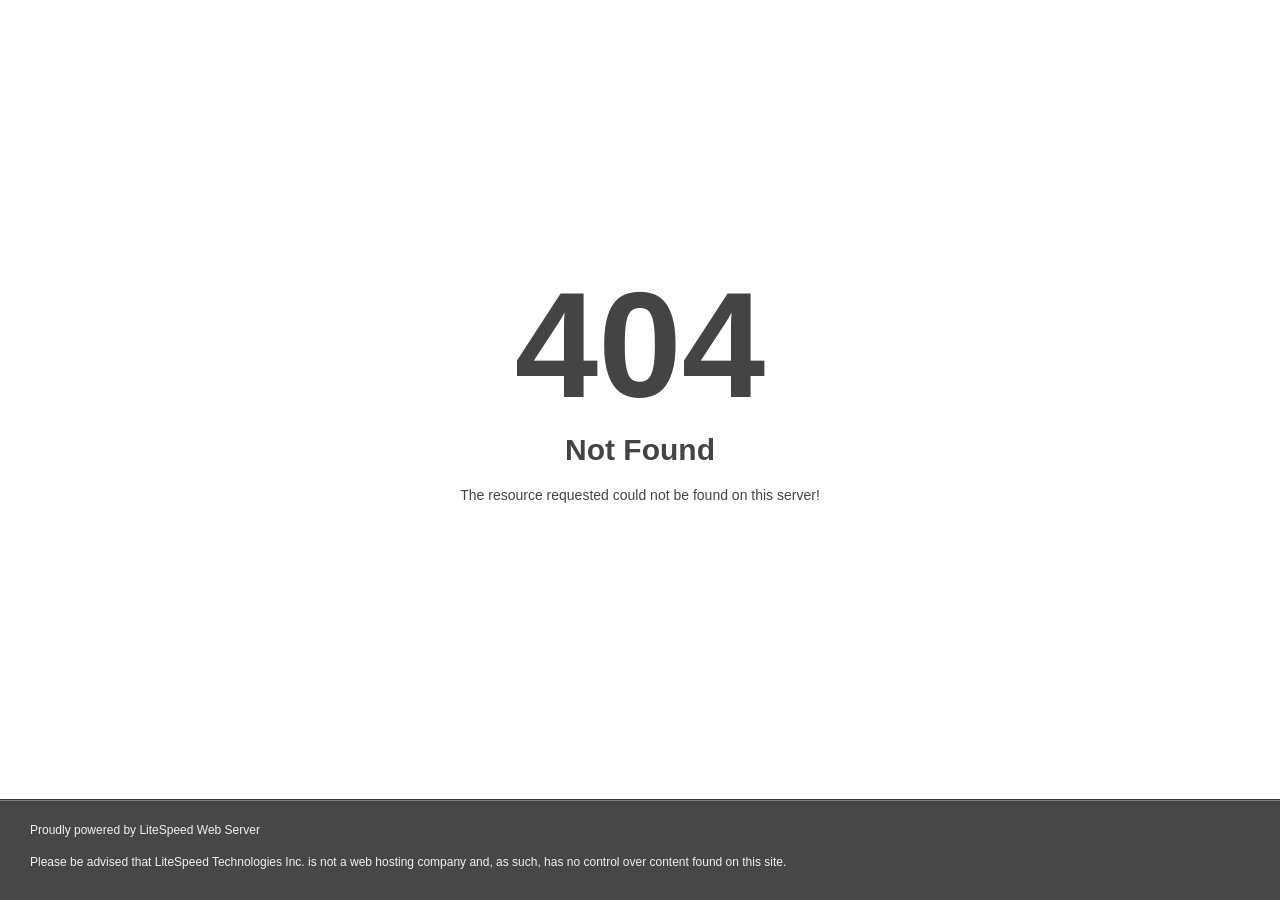
<file: img/preloader.html>
<!DOCTYPE html>
<html style="height:100%">
<head>
<meta name="viewport" content="width=device-width, initial-scale=1, shrink-to-fit=no" />
<title> 404 Not Found
</title><style>@media (prefers-color-scheme:dark){body{background-color:#000!important}}</style></head>
<body style="color: #444; margin:0;font: normal 14px/20px Arial, Helvetica, sans-serif; height:100%; background-color: #fff;">
<div style="height:auto; min-height:100%; ">     <div style="text-align: center; width:800px; margin-left: -400px; position:absolute; top: 30%; left:50%;">
        <h1 style="margin:0; font-size:150px; line-height:150px; font-weight:bold;">404</h1>
<h2 style="margin-top:20px;font-size: 30px;">Not Found
</h2>
<p>The resource requested could not be found on this server!</p>
</div></div><div style="color:#f0f0f0; font-size:12px;margin:auto;padding:0px 30px 0px 30px;position:relative;clear:both;height:100px;margin-top:-101px;background-color:#474747;border-top: 1px solid rgba(0,0,0,0.15);box-shadow: 0 1px 0 rgba(255, 255, 255, 0.3) inset;">
<br>Proudly powered by LiteSpeed Web Server<p>Please be advised that LiteSpeed Technologies Inc. is not a web hosting company and, as such, has no control over content found on this site.</p></div></body></html>
</file>
<file: css/loaders/loader.css>
/*! ------------------------------------------------
 * Project Name: Name: Braxton - Personal Portfolio & Resume HTML Template
 * Project Description: Show yourself brightly with Braxton - unique and creative portfolio and resume template!
 * Tags: mix_design, resume, portfolio, personal page, cv, template, one page, responsive, html5, css3, creative, clean 
 * Version: 1.0.1
 * Build Date: March 2024
 * Last Update: April 2025
 * This product is available exclusively on Themeforest
 * Author: mix_design
 * Author URI: https://themeforest.net/user/mix_design */
/*! File name: loader.css
 * ------------------------------------------------
 *
 * ------------------------------------------------
 * Table of Contents
 * ------------------------------------------------
 *  01. Loader Styles
 * ------------------------------------------------
 * Table of Contents End
 * ------------------------------------------------ */
:root {
  --_size: 1.6rem;
  --_font-default: "Syne", sans-serif;
  --_font-accent: "Syne", sans-serif;
  --_radius-s: 1.5rem;
  --_radius-m: 2.2rem;
  --_radius-l: 3rem;
  --_radius-xl: 3.6rem;
  --_animspeed-fast: 0.1s;
  --_animspeed-medium: 0.3s;
  --_animspeed-slow: 0.6s;
  --_animbezier: cubic-bezier(0.23, 0.65, 0.74, 1.09);
  /* light color scheme */
  --base--light: #e6ebf4;
  --base-tint--light: #ebf0f7;
  --base-shade--light: #bdc1c8;
  --accent--light: #aa70e0;
  --secondary--light: #7059e2;
  --secondary-rgba--light: rgba(112,89,226,0.3);
  --stroke-controls--light: #a8b0c1;
  --stroke-controls-neutral--light: rgba(0,0,0,0.3);
  --stroke-elements--light: #d1d5e0;
  --t-bright--light: #22232c;
  --t-medium--light: #424550;
  --t-muted--light: #666a79;
  --t-accent--light: #8f56cc;
  --t-secondary--light: #5d4ec4;
  --t-disabled--light: #717586;
  --t-placeholder--light: #969bb2;
  --base-opp--light: #111111;
  --t-opp-bright--light: #ebf0f7;
  --t-opp-medium--light: #C7C6D3;
  --t-opp-muted--light: #A1A1AF;
  --gradient-one--light: #CEC4EF;
  --gradient-two--light: #f5c5cd;
  --gradient-three--light: #ac8fe3;
  /* dark color scheme */
  --base--dark: #111111;
  --base-tint--dark: #161616;
  --base-shade--dark: #000000;
  --accent--dark: #E4B8BF;
  --secondary--dark: #CEC4EF;
  --secondary-rgba--dark: rgba(206,196,239,0.2);
  --stroke-controls--dark: #4B4B51;
  --stroke-controls-neutral--dark: rgba(255,255,255,0.3);
  --stroke-elements--dark: #303033;
  --t-bright--dark: #e9e9f1;
  --t-medium--dark: #C7C6D3;
  --t-muted--dark: #A1A1AF;
  --t-accent--dark: #E1BAC5;
  --t-secondary--dark: #CEC4EF;
  --t-disabled--dark: #8B8A91;
  --t-placeholder--dark: #58585E;
  --base-opp--dark: #fafafa;
  --t-opp-bright--dark: #121319;
  --t-opp-medium--dark: #626577;
  --t-opp-muted--dark: #717586;
  --gradient-one--dark: #a287d5;
  --gradient-two--dark: #E4B8BF;
  --gradient-three--dark: #8b6bc5;
  /* permanent colors */
  --per-base: #111111;
  --per-base-tint: #212121;
  --per-stroke-controls: rgba(255,255,255,0.4);
  --t-per-bright-light: #ffffff;
  --t-per-medium-light: #f2f2f2;
  --t-per-muted-light: #C7C6D3;
  --t-per-bright-dark: #27293b;
  --t-per-medium-dark: #626577;
  --t-per-muted-dark: #717586;
}
@media only screen and (min-width: 1600px) {
  :root {
    --_radius-s: 1.7rem;
    --_radius-m: 2.6rem;
  }
}

/* defaults */
@media (prefers-color-scheme: light) {
  :root {
    --base: var(--base--light);
    --base-tint: var(--base-tint--light);
    --base-shade: var(--base-shade--light);
    --accent: var(--accent--light);
    --secondary: var(--secondary--light);
    --secondary-rgba: var(--secondary-rgba--light);
    --stroke-controls: var(--stroke-controls--light);
    --stroke-controls-neutral: var(--stroke-controls-neutral--light);
    --stroke-elements: var(--stroke-elements--light);
    --t-bright: var(--t-bright--light);
    --t-medium: var(--t-medium--light);
    --t-muted: var(--t-muted--light);
    --t-accent: var(--t-accent--light);
    --t-secondary: var(--t-secondary--light);
    --t-disabled: var(--t-disabled--light);
    --t-placeholder: var(--t-placeholder--light);
    --base-opp: var(--base-opp--light);
    --t-opp-bright: var(--t-opp-bright--light);
    --t-opp-medium: var(--t-opp-medium--light);
    --t-opp-muted: var(--t-opp-muted--light);
    --gradient-one: var(--gradient-one--light);
    --gradient-two: var(--gradient-two--light);
    --gradient-three: var(--gradient-three--light);
  }
}
@media (prefers-color-scheme: dark) {
  :root {
    --base: var(--base--dark);
    --base-tint: var(--base-tint--dark);
    --base-shade: var(--base-shade--dark);
    --accent: var(--accent--dark);
    --secondary: var(--secondary--dark);
    --secondary-rgba: var(--secondary-rgba--dark);
    --stroke-controls: var(--stroke-controls--dark);
    --stroke-controls-neutral: var(--stroke-controls-neutral--dark);
    --stroke-elements: var(--stroke-elements--dark);
    --t-bright: var(--t-bright--dark);
    --t-medium: var(--t-medium--dark);
    --t-muted: var(--t-muted--dark);
    --t-accent: var(--t-accent--dark);
    --t-secondary: var(--t-secondary--dark);
    --t-disabled: var(--t-disabled--dark);
    --t-placeholder: var(--t-placeholder--dark);
    --base-opp: var(--base-opp--dark);
    --t-opp-bright: var(--t-opp-bright--dark);
    --t-opp-medium: var(--t-opp-medium--dark);
    --t-opp-muted: var(--t-opp-muted--dark);
    --gradient-one: var(--gradient-one--dark);
    --gradient-two: var(--gradient-two--dark);
    --gradient-three: var(--gradient-three--dark);
  }
}
[color-scheme=light] {
  --base: var(--base--light);
  --base-tint: var(--base-tint--light);
  --base-shade: var(--base-shade--light);
  --accent: var(--accent--light);
  --secondary: var(--secondary--light);
  --secondary-rgba: var(--secondary-rgba--light);
  --stroke-controls: var(--stroke-controls--light);
  --stroke-controls-neutral: var(--stroke-controls-neutral--light);
  --stroke-elements: var(--stroke-elements--light);
  --t-bright: var(--t-bright--light);
  --t-medium: var(--t-medium--light);
  --t-muted: var(--t-muted--light);
  --t-accent: var(--t-accent--light);
  --t-secondary: var(--t-secondary--light);
  --t-disabled: var(--t-disabled--light);
  --t-placeholder: var(--t-placeholder--light);
  --base-opp: var(--base-opp--light);
  --t-opp-bright: var(--t-opp-bright--light);
  --t-opp-medium: var(--t-opp-medium--light);
  --t-opp-muted: var(--t-opp-muted--light);
  --gradient-one: var(--gradient-one--light);
  --gradient-two: var(--gradient-two--light);
  --gradient-three: var(--gradient-three--light);
}

[color-scheme=dark] {
  --base: var(--base--dark);
  --base-tint: var(--base-tint--dark);
  --base-shade: var(--base-shade--dark);
  --accent: var(--accent--dark);
  --secondary: var(--secondary--dark);
  --secondary-rgba: var(--secondary-rgba--dark);
  --stroke-controls: var(--stroke-controls--dark);
  --stroke-controls-neutral: var(--stroke-controls-neutral--dark);
  --stroke-elements: var(--stroke-elements--dark);
  --t-bright: var(--t-bright--dark);
  --t-medium: var(--t-medium--dark);
  --t-muted: var(--t-muted--dark);
  --t-accent: var(--t-accent--dark);
  --t-secondary: var(--t-secondary--dark);
  --t-disabled: var(--t-disabled--dark);
  --t-placeholder: var(--t-placeholder--dark);
  --base-opp: var(--base-opp--dark);
  --t-opp-bright: var(--t-opp-bright--dark);
  --t-opp-medium: var(--t-opp-medium--dark);
  --t-opp-muted: var(--t-opp-muted--dark);
  --gradient-one: var(--gradient-one--dark);
  --gradient-two: var(--gradient-two--dark);
  --gradient-three: var(--gradient-three--dark);
}

/* ------------------------------------------------*/
/* Loader Styles Start */
/* ------------------------------------------------*/
.loader {
  position: fixed;
  top: 0;
  right: 0;
  bottom: 0;
  left: 0;
  z-index: 9999;
  background-color: var(--base-tint);
  opacity: 1;
  visibility: visible;
  -webkit-transition: all var(--_animspeed-slow) ease-in-out;
  -moz-transition: all var(--_animspeed-slow) ease-in-out;
  transition: all var(--_animspeed-slow) ease-in-out;
}
.loader.loaded {
  background-color: var(--base);
  opacity: 0;
  visibility: hidden;
}

.loader__content {
  position: absolute;
  left: 50%;
  top: 50%;
  bottom: auto;
  right: auto;
  -webkit-transform: translateX(-50%) translateY(-50%);
     -moz-transform: translateX(-50%) translateY(-50%);
      -ms-transform: translateX(-50%) translateY(-50%);
          transform: translateX(-50%) translateY(-50%);
  width: 40px;
  height: 60px;
  -webkit-transition: opacity var(--_animspeed-medium) ease-in-out;
  -moz-transition: opacity var(--_animspeed-medium) ease-in-out;
  transition: opacity var(--_animspeed-medium) ease-in-out;
  opacity: 1;
}
.loader__content.fade-out {
  opacity: 0;
}

.loader__box {
  width: 40px;
  height: 40px;
  background: var(--accent);
  background: -moz-linear-gradient(315deg, var(--accent) 0%, var(--secondary) 100%);
  background: linear-gradient(135deg, var(--accent) 0%, var(--secondary) 100%);
  -webkit-animation: jump 0.5s linear infinite;
     -moz-animation: jump 0.5s linear infinite;
          animation: jump 0.5s linear infinite;
  -moz-border-radius: 10px;
       border-radius: 10px;
}

@-webkit-keyframes jump {
  17% {
    border-bottom-right-radius: 10px;
  }
  25% {
    -webkit-transform: translateY(9px) rotate(22.5deg);
            transform: translateY(9px) rotate(22.5deg);
  }
  50% {
    -webkit-transform: translateY(18px) scale(1, 0.9) rotate(45deg);
            transform: translateY(18px) scale(1, 0.9) rotate(45deg);
    border-bottom-right-radius: 40px;
  }
  75% {
    -webkit-transform: translateY(9px) rotate(67.5deg);
            transform: translateY(9px) rotate(67.5deg);
  }
  100% {
    -webkit-transform: translateY(0) rotate(90deg);
            transform: translateY(0) rotate(90deg);
  }
}

@-moz-keyframes jump {
  17% {
    -moz-border-radius-bottomright: 10px;
         border-bottom-right-radius: 10px;
  }
  25% {
    -moz-transform: translateY(9px) rotate(22.5deg);
         transform: translateY(9px) rotate(22.5deg);
  }
  50% {
    -moz-transform: translateY(18px) scale(1, 0.9) rotate(45deg);
         transform: translateY(18px) scale(1, 0.9) rotate(45deg);
    -moz-border-radius-bottomright: 40px;
         border-bottom-right-radius: 40px;
  }
  75% {
    -moz-transform: translateY(9px) rotate(67.5deg);
         transform: translateY(9px) rotate(67.5deg);
  }
  100% {
    -moz-transform: translateY(0) rotate(90deg);
         transform: translateY(0) rotate(90deg);
  }
}

@keyframes jump {
  17% {
    -moz-border-radius-bottomright: 10px;
         border-bottom-right-radius: 10px;
  }
  25% {
    -webkit-transform: translateY(9px) rotate(22.5deg);
       -moz-transform: translateY(9px) rotate(22.5deg);
            transform: translateY(9px) rotate(22.5deg);
  }
  50% {
    -webkit-transform: translateY(18px) scale(1, 0.9) rotate(45deg);
       -moz-transform: translateY(18px) scale(1, 0.9) rotate(45deg);
            transform: translateY(18px) scale(1, 0.9) rotate(45deg);
    -moz-border-radius-bottomright: 40px;
         border-bottom-right-radius: 40px;
  }
  75% {
    -webkit-transform: translateY(9px) rotate(67.5deg);
       -moz-transform: translateY(9px) rotate(67.5deg);
            transform: translateY(9px) rotate(67.5deg);
  }
  100% {
    -webkit-transform: translateY(0) rotate(90deg);
       -moz-transform: translateY(0) rotate(90deg);
            transform: translateY(0) rotate(90deg);
  }
}
.loader__shadow {
  width: 40px;
  height: 5px;
  background-color: var(--base-shade);
  position: absolute;
  top: 49px;
  left: 0;
  -moz-border-radius: 50%;
       border-radius: 50%;
  -webkit-animation: shadow 0.5s linear infinite;
     -moz-animation: shadow 0.5s linear infinite;
          animation: shadow 0.5s linear infinite;
}

@-webkit-keyframes shadow {
  50% {
    -webkit-transform: scale(1.2, 1);
            transform: scale(1.2, 1);
  }
}

@-moz-keyframes shadow {
  50% {
    -moz-transform: scale(1.2, 1);
         transform: scale(1.2, 1);
  }
}

@keyframes shadow {
  50% {
    -webkit-transform: scale(1.2, 1);
       -moz-transform: scale(1.2, 1);
            transform: scale(1.2, 1);
  }
}
/* ------------------------------------------------*/
/* Loader Styles End */
/* ------------------------------------------------*/
</file>
